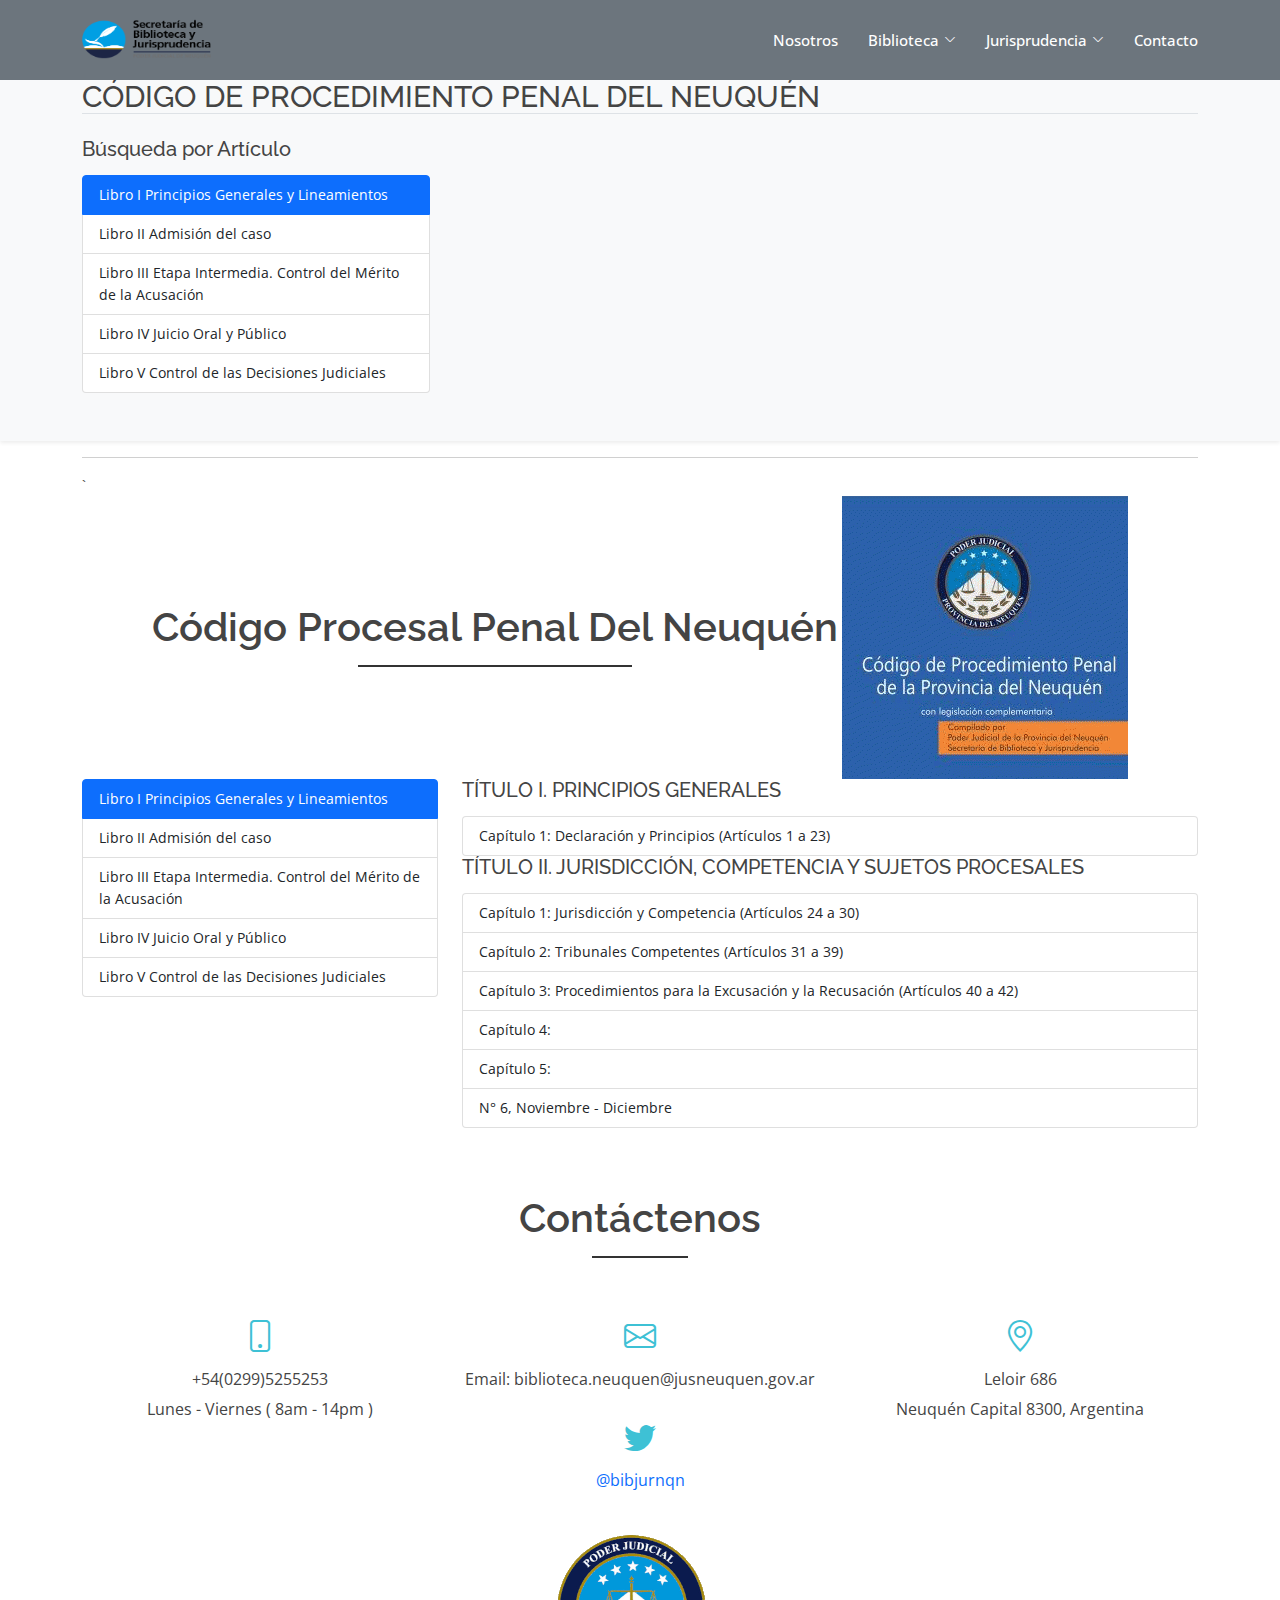
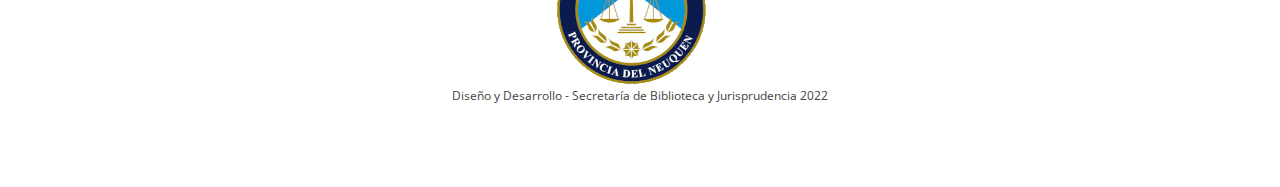
<file: cpp.html>
<!DOCTYPE html>
<html lang="en">

<head>
    <meta charset="utf-8">
    <meta content="width=device-width, initial-scale=1.0" name="viewport">
    <title>Secretaría de Biblioteca y Jurisprudencia</title>
    <meta content="" name="description">
    <meta content="" name="keywords">

    <!-- Favicons -->

    <link href="assets/img/favicon.png" rel="icon">
    <link href="assets/img/apple-touch-icon.png" rel="apple-touch-icon">
    <link
        href="https://fonts.googleapis.com/css?family=Open+Sans:300,400,400i,600,700|Raleway:300,400,400i,500,500i,700,800,900"
        rel="stylesheet">
    <link href="assets/vendor/animate.css/animate.min.css" rel="stylesheet">
    <link href="assets/vendor/bootstrap/css/bootstrap.min.css" rel="stylesheet">
    <link href="assets/vendor/bootstrap-icons/bootstrap-icons.css" rel="stylesheet">
    <link href="assets/vendor/boxicons/css/boxicons.min.css" rel="stylesheet">
    <link href="assets/vendor/glightbox/css/glightbox.min.css" rel="stylesheet">
    <link href="assets/vendor/swiper/swiper-bundle.min.css" rel="stylesheet">
    <link href="assets/css/style.css" rel="stylesheet">
    <style>
        .hovereffect {
            width: 100%;
            height: 100%;
            float: left;
            overflow: hidden;
            position: relative;
            text-align: center;
            cursor: default;
        }

        .hovereffect .overlay {
            width: 100%;
            height: 100%;
            position: absolute;
            overflow: hidden;
            top: 0;
            left: 0;
            -webkit-transition: all 0.4s ease-in-out;
            transition: all 0.4s ease-in-out;
        }

        .hovereffect:hover .overlay {
            background-color: rgba(170, 170, 170, 0.4);
        }

        .hovereffect h2,
        .hovereffect img {
            -webkit-transition: all 0.4s ease-in-out;
            transition: all 0.4s ease-in-out;
        }

        .hovereffect img {
            display: block;
            position: relative;
            -webkit-transform: scale(1.1);
            -ms-transform: scale(1.1);
            transform: scale(1.1);
        }

        .hovereffect:hover img {
            -webkit-transform: scale(1);
            -ms-transform: scale(1);
            transform: scale(1);
        }

        .hovereffect h2 {
            text-transform: uppercase;
            color: #fff;
            text-align: center;
            position: relative;
            font-size: 17px;
            padding: 10px;
            background: rgba(0, 0, 0, 0.6);
        }

        .hovereffect a.info {
            display: inline-block;
            text-decoration: none;
            padding: 7px 14px;
            text-transform: uppercase;
            color: #fff;
            border: 1px solid #fff;
            margin: 50px 0 0 0;
            background-color: transparent;
            opacity: 0;
            filter: alpha(opacity=0);
            -webkit-transform: scale(1.5);
            -ms-transform: scale(1.5);
            transform: scale(1.5);
            -webkit-transition: all 0.4s ease-in-out;
            transition: all 0.4s ease-in-out;
            font-weight: normal;
            height: 85%;
            width: 85%;
            position: absolute;
            top: -20%;
            left: 8%;
            padding: 70px;
        }

        .hovereffect:hover a.info {
            opacity: 1;
            filter: alpha(opacity=100);
            -webkit-transform: scale(1);
            -ms-transform: scale(1);
            transform: scale(1);
            background-color: rgba(0, 0, 0, 0.4);
        }
    </style>

    <!-- nuevo carrusel-->
    <style>
        .b-0 {
            bottom: 0;
        }

        .bg-shadow {
            background: rgba(76, 76, 76, 0);
            background: -webkit-gradient(left top, left bottom, color-stop(0%, rgba(179, 171, 171, 0)), color-stop(49%, rgba(48, 48, 48, 0.37)), color-stop(100%, rgba(19, 19, 19, 0.8)));
            background: linear-gradient(to bottom, rgba(179, 171, 171, 0) 0%, rgba(48, 48, 48, 0.71) 49%, rgba(19, 19, 19, 0.8) 100%);
            filter: progid:DXImageTransform.Microsoft.gradient(startColorstr='#4c4c4c', endColorstr='#131313', GradientType=0);
        }

        .top-indicator {
            right: 0;
            top: 1rem;
            bottom: inherit;
            left: inherit;
            margin-right: 1rem;
        }

        .overflow {
            position: relative;
            overflow: hidden;
        }

        .zoom img {
            transition: all 0.2s linear;
        }

        .zoom:hover img {
            -webkit-transform: scale(1.1);
            transform: scale(1.1);
        }
    </style>
</head>

<body>
    <header id="header" class="fixed-top d-flex align-items-center bg-secondary">
        <div class="container d-flex justify-content-between ">
            <div class="logo">
                <a href="index.html"><img src="assets/img/logo-biblioteca.png" width="129px" heigth="43px"
                        class="img-fluid"></a>
            </div>






            <!--<nav id="navbar" class="navbar background-color: #e3f2fd;">-->
            <nav id="navbar" class="navbar navbar-expand-md navbar-dark bg-secondary">
                <ul>
                    <li><a class="nav-link scrollto" href="#about">Nosotros</a></li>
                    <li class="dropdown"><a href="#">Biblioteca<i class="bi bi-chevron-down"></i></a>
                        <ul>
                            <li><a href="http://152.169.108.62/" target="_blank">Catálogo Bibliográfico</a></li>
                            <li><a href="assets/dc/cpp.html">Codigo Procesal Penal de Neuquén - Edición Propia</a></li>
                            <li><a href="https://informacionlegal.com.ar/maf/app/authentication/signon?sp=STJN-1"
                                    target="_blank">La Ley</a></li>
                            <li><a href="https://proview.thomsonreuters.com/library.html?sponsor=STJN-2"
                                    target="_blank">Proview</a></li>
                            <li><a class="nav-link scrollto" href="#tutoriales">Tutoriales|Reglamentos</a></li>
                            <li><a class="nav-link scrollto" href="#faq">Preguntas Frecuentes</a></li>
                        </ul>
                    </li>
                    <li class="dropdown"><a href="#">Jurisprudencia<i class="bi bi-chevron-down"></i></a>
                        <ul>
                            <li><a href="http://juriscivil.jusneuquen.gov.ar/" target="_blank">Fuero Civil y
                                    Comercial</a></li>
                            <li><a href="http://152.169.108.62:81" target="_blank">Penal</a></li>
                            <li><a class="nav-link scrollto" href="#bol">Boletines</a></li>
                        </ul>
                    </li>
                    <li><a class="nav-link scrollto" href="#contact">Contacto</a></li>
                </ul>
                <i class="bi bi-list mobile-nav-toggle"></i>
            </nav>
        </div>
    </header>





    <main id="main">










        <section class="bg-light pt-5 pb-5 shadow-sm">
            <div class="container">

           
                <div class="row">
                    <div class="col-md-12 col-sm-12 col-xs-12">
                        <div class="well-left">
                            <div class="single-well">
                                <a href="#">
                                    <div class="col-12">
                                        <hr>
                                        <h3 class="text-uppercase border-bottom mb-4">Código de Procedimiento Penal del Neuquén</h3>
                                   <h5>Búsqueda por Artículo</h5></div>
                                </a>
                            </div>
                        </div>
                    </div>
               

                <div class="row">
                    <div class="col-4">
                        <div class="list-group" id="list-tab" role="tablist">

                            <a class="list-group-item list-group-item-action active" id="titlibroi"
                                data-bs-toggle="list" href="#lstlibroi" role="tab" aria-controls="lstlibroi">Libro I
                                Principios Generales y Lineamientos</a>

                            <a class="list-group-item list-group-item-action" id="titlibroii" data-bs-toggle="list"
                                href="#lstlibroii" role="tab" aria-controls="lstlibroii">Libro II Admisión del caso</a>

                            <a class="list-group-item list-group-item-action" id="titlibroiii" data-bs-toggle="list"
                                href="#lstlibroiii" role="tab" aria-controls="lstlibroiii">Libro III Etapa Intermedia.
                                Control del Mérito de la Acusación</a>

                            <a class="list-group-item list-group-item-action" id="titlibroiv" data-bs-toggle="list"
                                href="#lstlibroiv" role="tab" aria-controls="lstlibroiv">Libro IV Juicio Oral y
                                Público</a>

                            <a class="list-group-item list-group-item-action" id="titlibrov" data-bs-toggle="list"
                                href="#lstlibrov" role="tab" aria-controls="lstlibrov">Libro V Control de las Decisiones
                                Judiciales</a>



                        </div>
                    </div>
                    </div>
                
            </div>
        </section>









        <!-- Boletines de Jurisprudencia Seccion -->

        <section id="bol" class="faq section-bg">
            <div class="container">
                <hr>`
                <div class="row">
                    <div class="col-lg-12 col-md-12 col-sm-12 col-xs-12">
                        <div class="section-headline text-center">
                            <h2>Código Procesal Penal del Neuquén</h2>
                            <img src="assets/img/cpp-libro.png">
                        </div>
                    </div>
                </div>
                <div class="row">
                    <div class="col-4">
                        <div class="list-group" id="list-tab" role="tablist">

                            <a class="list-group-item list-group-item-action active" id="titlibroi"
                                data-bs-toggle="list" href="#lstlibroi" role="tab" aria-controls="lstlibroi">Libro I
                                Principios Generales y Lineamientos</a>

                            <a class="list-group-item list-group-item-action" id="titlibroii" data-bs-toggle="list"
                                href="#lstlibroii" role="tab" aria-controls="lstlibroii">Libro II Admisión del caso</a>

                            <a class="list-group-item list-group-item-action" id="titlibroiii" data-bs-toggle="list"
                                href="#lstlibroiii" role="tab" aria-controls="lstlibroiii">Libro III Etapa Intermedia.
                                Control del Mérito de la Acusación</a>

                            <a class="list-group-item list-group-item-action" id="titlibroiv" data-bs-toggle="list"
                                href="#lstlibroiv" role="tab" aria-controls="lstlibroiv">Libro IV Juicio Oral y
                                Público</a>

                            <a class="list-group-item list-group-item-action" id="titlibrov" data-bs-toggle="list"
                                href="#lstlibrov" role="tab" aria-controls="lstlibrov">Libro V Control de las Decisiones
                                Judiciales</a>



                        </div>
                    </div>
                    
                    <div class="col-8">
                        <div class="tab-content" id="nav-tabContent">





                            <!-- 2022 -->

                            <div class="tab-pane fade show active" id="titlibroi" role="tabpanel"
                                aria-labelledby="lstlibroi">
                                <h5>TÍTULO I. PRINCIPIOS GENERALES</h5>
                                <div class="list-group">
                                    <a href="·"
                                        class="list-group-item list-group-item-action" target="_blank">Capítulo 1: Declaración y Principios (Artículos 1 a 23)</a>
                                   
                                </div>
                            </div>








                            <!-- 2021 -->

                            <div class="tab-pane fade show active" id="titlibroii" role="tabpanel"
                                aria-labelledby="lstlibroii">
                                <h5>TÍTULO II. JURISDICCIÓN, COMPETENCIA Y SUJETOS PROCESALES                                </h5>
                                <div class="list-group">
                                    <a href="http://200.70.33.130/images2/Biblioteca/BoletinSByJ_N1_2021.pdf"
                                        class="list-group-item list-group-item-action" target="_blank">Capítulo 1: Jurisdicción y Competencia (Artículos 24 a 30)</a>
                                    <a href="http://200.70.33.130/images2/Biblioteca/BoletinSByJ_N2_2021.pdf"
                                        class="list-group-item list-group-item-action" target="_blank">Capítulo 2: Tribunales Competentes (Artículos 31 a 39)</a>
                                    <a href="http://200.70.33.130/images2/Biblioteca/BoletinSByJ_N3_2021.pdf"
                                        class="list-group-item list-group-item-action" target="_blank">Capítulo 3: Procedimientos para la Excusación y la Recusación (Artículos 40 a 42)</a>
                                    <a href="http://200.70.33.130/images2/Biblioteca/BoletinSByJ_N4_2021.pdf"
                                        class="list-group-item list-group-item-action" target="_blank">Capítulo 4:</a>
                                    <a href="http://200.70.33.130/images2/Biblioteca/BoletinSByJ_N5_2021.pdf"
                                        class="list-group-item list-group-item-action" target="_blank">Capítulo 5:</a>
                                    <a href="http://200.70.33.130/images2/Biblioteca/BoletinSByJ_N6_2021.pdf"
                                        class="list-group-item list-group-item-action" target="_blank">N° 6, Noviembre -
                                        Diciembre</a>
                                </div>
                            </div>






                            <!-- 2020 -->


                            <div class="tab-pane fade show " id="list-2020" role="tabpanel"
                                aria-labelledby="list-2020-list">
                                <h5>Boletines</h5>
                                <div class="list-group">
                                    <a href="http://200.70.33.130/images2/Biblioteca/BoletinSByJ_N1_2020.pdf"
                                        class="list-group-item list-group-item-action" target="_blank">N° 1, Enero -
                                        Febrero</a>
                                    <a href="http://200.70.33.130/images2/Biblioteca/BoletinSByJ_N2_2020.pdf"
                                        class="list-group-item list-group-item-action" target="_blank">N° 2, Marzo -
                                        Abril</a>
                                    <a href="http://200.70.33.130/images2/Biblioteca/BoletinSByJ_N3_2020.pdf"
                                        class="list-group-item list-group-item-action" target="_blank">N° 3, Mayo -
                                        Junio</a>
                                    <a href="http://200.70.33.130/images2/Biblioteca/BoletinSByJ_N4_2020.pdf"
                                        class="list-group-item list-group-item-action" target="_blank">N° 4, Julio -
                                        Agosto</a>
                                    <a href="http://200.70.33.130/images2/Biblioteca/BoletinSByJ_N5_2020.pdf"
                                        class="list-group-item list-group-item-action " target="_blank">N° 5, Septiembre
                                        - Octubre</a>
                                    <a href="http://200.70.33.130/images2/Biblioteca/BoletinSByJ_N6_2020.pdf"
                                        class="list-group-item list-group-item-action " target="_blank">N° 6, Noviembre
                                        - Diciembre</a>
                                </div>
                            </div>


                            <!-- 2019 -->


                            <div class="tab-pane fade show " id="list-2019" role="tabpanel"
                                aria-labelledby="list-2019-list">
                                <h5>Boletines</h5>
                                <div class="list-group">
                                    <a href="http://200.70.33.130/images2/Biblioteca/BoletinSByJ_N1_2019.pdf"
                                        class="list-group-item list-group-item-action" target="_blank">N° 1, Enero -
                                        Febrero</a>
                                    <a href="http://200.70.33.130/images2/Biblioteca/BoletinSByJ_N2_2019.pdf"
                                        class="list-group-item list-group-item-action" target="_blank">N° 2, Marzo -
                                        Abril</a>
                                    <a href="http://200.70.33.130/images2/Biblioteca/BoletinSByJ_N3_2019.pdf"
                                        class="list-group-item list-group-item-action" target="_blank">N° 3, Mayo -
                                        Junio</a>
                                    <a href="http://200.70.33.130/images2/Biblioteca/BoletinSByJ_N4_2019.pdf"
                                        class="list-group-item list-group-item-action" target="_blank">N° 4, Julio -
                                        Agosto</a>
                                    <a href="http://200.70.33.130/images2/Biblioteca/BoletinSByJ_N5_2019.pdf"
                                        class="list-group-item list-group-item-action " target="_blank">N° 5, Septiembre
                                        - Octubre</a>
                                    <a href="http://200.70.33.130/images2/Biblioteca/BoletinSByJ_N6_2019.pdf"
                                        class="list-group-item list-group-item-action " target="_blank">N° 6, Noviembre
                                        - Diciembre</a>
                                </div>
                            </div>




                            <!-- 2018 -->


                            <div class="tab-pane fade show " id="list-2018" role="tabpanel"
                                aria-labelledby="list-2018-list">
                                <h5>Boletines</h5>
                                <div class="list-group">
                                    <a href="http://200.70.33.130/images2/Biblioteca/BoletinSByJ_N1_2018.pdf"
                                        class="list-group-item list-group-item-action" target="_blank">N° 1, Enero -
                                        Febrero</a>
                                    <a href="http://200.70.33.130/images2/Biblioteca/BoletinSByJ_N2_2018.pdf"
                                        class="list-group-item list-group-item-action" target="_blank">N° 2, Marzo -
                                        Abril</a>
                                    <a href="http://200.70.33.130/images2/Biblioteca/BoletinSByJ_N3_2018.pdf"
                                        class="list-group-item list-group-item-action" target="_blank">N° 3, Mayo -
                                        Junio</a>
                                    <a href="http://200.70.33.130/images2/Biblioteca/BoletinSByJ_N4_2018.pdf"
                                        class="list-group-item list-group-item-action" target="_blank">N° 4, Julio -
                                        Agosto</a>
                                    <a href="http://200.70.33.130/images2/Biblioteca/BoletinSByJ_N5_2018.pdf"
                                        class="list-group-item list-group-item-action " target="_blank">N° 5, Septiembre
                                        - Octubre</a>
                                    <a href="http://200.70.33.130/images2/Biblioteca/BoletinSByJ_N6_2018.pdf"
                                        class="list-group-item list-group-item-action " target="_blank">N° 6, Noviembre
                                        - Diciembre</a>
                                </div>
                            </div>





                            <!-- 2017 -->


                            <div class="tab-pane fade show " id="list-2017" role="tabpanel"
                                aria-labelledby="list-2017-list">
                                <h5>Boletines</h5>
                                <div class="list-group">
                                    <a href="http://200.70.33.130/images2/Biblioteca/BoletinSByJ_N1-2017.pdf"
                                        class="list-group-item list-group-item-action" target="_blank">N° 1, Enero -
                                        Febrero</a>
                                    <a href="http://200.70.33.130/images2/Biblioteca/BoletinSByJ_N2-2017.pdf"
                                        class="list-group-item list-group-item-action" target="_blank">N° 2, Marzo -
                                        Abril</a>
                                    <a href="http://200.70.33.130/imag:wes2/Biblioteca/BoletinSByJ_N3-2017.pdf"
                                        class="list-group-item list-group-item-action" target="_blank">N° 3, Mayo -
                                        Junio</a>
                                    <a href="http://200.70.33.130/images2/Biblioteca/BoletinSByJ_N4-2017.pdf"
                                        class="list-group-item list-group-item-action" target="_blank">N° 4, Julio -
                                        Agosto</a>
                                    <a href="http://200.70.33.130/images2/Biblioteca/BoletinSByJ_N5-2017.pdf"
                                        class="list-group-item list-group-item-action " target="_blank">N° 5, Septiembre
                                        - Octubre</a>
                                    <a href="http://200.70.33.130/images2/Biblioteca/BoletinSByJ_N6-2017.pdf"
                                        class="list-group-item list-group-item-action " target="_blank">N° 6, Noviembre
                                        - Diciembre</a>
                                </div>
                            </div>





                            <!-- 2016 -->


                            <div class="tab-pane fade show " id="list-2016" role="tabpanel"
                                aria-labelledby="list-2016-list">
                                <h5>Boletines</h5>
                                <div class="list-group">
                                    <a href="http://200.70.33.130/images2/Biblioteca/BoletinSByJ_N1-2016.pdf"
                                        class="list-group-item list-group-item-action" target="_blank">N° 1, Enero -
                                        Febrero</a>
                                    <a href="http://200.70.33.130/images2/Biblioteca/BoletinSByJ_N2-2016.pdf"
                                        class="list-group-item list-group-item-action" target="_blank">N° 2, Marzo -
                                        Abril</a>
                                    <a href="http://200.70.33.130/images2/Biblioteca/BoletinSByJ_N3-2016.pdf"
                                        class="list-group-item list-group-item-action" target="_blank">N° 3, Mayo -
                                        Junio</a>
                                    <a href="http://200.70.33.130/images2/Biblioteca/BoletinSByJ_N4-2016.pdf"
                                        class="list-group-item list-group-item-action" target="_blank">N° 4, Julio -
                                        Agosto</a>
                                    <a href="http://200.70.33.130/images2/Biblioteca/BoletinSByJ_N5-2016.pdf"
                                        class="list-group-item list-group-item-action " target="_blank">N° 5, Septiembre
                                        - Octubre</a>
                                    <a href="http://200.70.33.130/images2/Biblioteca/BoletinSByJ_N6-2016.pdf"
                                        class="list-group-item list-group-item-action " target="_blank">N° 6, Noviembre
                                        - Diciembre</a>
                                </div>
                                <h5>Digestos de Jurisprudencia</h5>
                                <div class="list-group">
                                    <a href="http://200.70.33.130/images2/Biblioteca/DigestoJurisprudenciaSalaCivilTSJ-2016.pdf"
                                        class="list-group-item list-group-item-action" target="_blank">TSJ - Sala
                                        Civil</a>
                                    <a href="http://200.70.33.130/images2/Biblioteca/DigestoJurisprudenciaSalaPenalTSJ-2016.pdf"
                                        class="list-group-item list-group-item-action" target="_blank">TSJ - Sala
                                        Penal</a>
                                    <a href="http://200.70.33.130/images2/Biblioteca/DigestoJurisprudenciaSalaProcAdmTSJ-2016.pdf"
                                        class="list-group-item list-group-item-action" target="_blank">TSJ - Sala
                                        Procesal
                                        Administrativa</a>
                                    <a href="http://200.70.33.130/images2/Biblioteca/DigestoJurisprudenciaCCSalaI-2016.pdf"
                                        class="list-group-item list-group-item-action" target="_blank">Camara Civil Sala
                                        I Neuquen</a>
                                    <a href="http://200.70.33.130/images2/Biblioteca/DigestoJurisprudenciaCCSalaII-2016.pdf"
                                        class="list-group-item list-group-item-action" target="_blank">Camara Civil Sala
                                        II Neuquen</a>
                                    <a href="http://200.70.33.130/images2/Biblioteca/DigestoJurisprudenciaCCSalaIII-2016.pdf"
                                        class="list-group-item list-group-item-action" target="_blank">Camara Civil Sala
                                        III Neuquen</a>
                                    <a href="http://200.70.33.130/images2/Biblioteca/DigestoJurisprudenciaCamaraPcialCCLMyF-salasIyII-2016.pdf"
                                        class="list-group-item list-group-item-action" target="_blank">Camara Unica
                                        Provincial en lo CCLMyF
                                        - Salas I y
                                        II</a>
                                </div>
                            </div>





                            <!-- 2015 -->


                            <div class="tab-pane fade show " id="list-2015" role="tabpanel"
                                aria-labelledby="list-2015-list">
                                <h5>Boletines</h5>
                                <div class="list-group">
                                    <a href="http://200.70.33.130/images2/Biblioteca/BoletinSByJ_N1-2015.pdf"
                                        class="list-group-item list-group-item-action" target="_blank">N° 1, Enero -
                                        Febrero</a>
                                    <a href="http://200.70.33.130/images2/Biblioteca/BoletinSByJ_N2-2015.pdf"
                                        class="list-group-item list-group-item-action" target="_blank">N° 2, Marzo -
                                        Abril</a>
                                    <a href="http://200.70.33.130/images2/Biblioteca/BoletinSByJ_N3-2015.pdf"
                                        class="list-group-item list-group-item-action" target="_blank">N° 3, Mayo -
                                        Junio</a>
                                    <a href="http://200.70.33.130/images2/Biblioteca/BoletinSByJ_N4-2015.pdf"
                                        class="list-group-item list-group-item-action" target="_blank">N° 4, Julio -
                                        Agosto</a>
                                    <a href="http://200.70.33.130/images2/Biblioteca/BoletinSByJ_N5-2015.pdf"
                                        class="list-group-item list-group-item-action " target="_blank">N° 5, Septiembre
                                        - Octubre</a>
                                    <a href="http://200.70.33.130/images2/Biblioteca/BoletinSByJ_N6-2015.pdf"
                                        class="list-group-item list-group-item-action " target="_blank">N° 6, Noviembre
                                        - Diciembre</a>
                                </div>
                                <h5>Digestos de Jurisprudencia</h5>
                                <div class="list-group">
                                    <a href="http://200.70.33.130/images2/Biblioteca/DigestoJurisprudenciaSalaCivilTSJ-2015.pdf"
                                        class="list-group-item list-group-item-action" target="_blank">TSJ - Sala
                                        Civil</a>
                                    <a href="http://200.70.33.130/images2/Biblioteca/DigestoJurisprudenciaSalaPenalTSJ-2015.pdf"
                                        class="list-group-item list-group-item-action" target="_blank">TSJ - Sala
                                        Penal</a>
                                    <a href="http://200.70.33.130/images2/Biblioteca/DigestoJurisprudenciaSalaProcAdmTSJ-2015.pdf"
                                        class="list-group-item list-group-item-action" target="_blank">TSJ - Sala
                                        Procesal
                                        Administrativa</a>
                                    <a href="http://200.70.33.130/images2/Biblioteca/DigestoJurisprudenciaCCSalaI-2015.pdf"
                                        class="list-group-item list-group-item-action" target="_blank">Camara Civil Sala
                                        I Neuquen</a>
                                    <a href="http://200.70.33.130/images2/Biblioteca/DigestoJurisprudenciaCCSalaII-2015.pdf"
                                        class="list-group-item list-group-item-action" target="_blank">Camara Civil Sala
                                        II Neuquen</a>
                                    <a href="http://200.70.33.130/images2/Biblioteca/DigestoJurisprudenciaCCSalaIII-2015.pdf"
                                        class="list-group-item list-group-item-action" target="_blank">Camara Civil Sala
                                        III Neuquen</a>
                                    <a href="http://200.70.33.130/images2/Biblioteca/DigestoJurisprudenciaCamaraPcialCCLMyF-salasIyII-2015.pdf"
                                        class="list-group-item list-group-item-action" target="_blank">Camara Unica
                                        Provincial en lo CCLMyF
                                        - Salas I y
                                        II</a>
                                    <a href="http://200.70.33.130/images2/Biblioteca/DigestoJurisprudenciaTI-2015.pdf"
                                        class="list-group-item list-group-item-action" target="_blank">Tribunal de
                                        Impugnacion</a>
                                </div>
                            </div>


                            <!-- 2014 -->

                            <div class="tab-pane fade show " id="list-2014" role="tabpanel"
                                aria-labelledby="list-2014-list">
                                <h5>Boletines</h5>
                                <div class="list-group">
                                    <a href="http://200.70.33.130/images2/Biblioteca/BoletinN1_2014.pdf"
                                        class="list-group-item list-group-item-action" target="_blank">N° 1, Enero -
                                        Febrero</a>
                                    <a href="http://200.70.33.130/images2/Biblioteca/BoletinN2_2014.pdf"
                                        class="list-group-item list-group-item-action" target="_blank">N° 2, Marzo -
                                        Abril</a>
                                    <a href="http://200.70.33.130/images2/Biblioteca/BoletinN3_2014.pdf"
                                        class="list-group-item list-group-item-action" target="_blank">N° 3, Mayo -
                                        Junio</a>
                                    <a href="http://200.70.33.130/images2/Biblioteca/BoletinN4_2014.pdf"
                                        class="list-group-item list-group-item-action" target="_blank">N° 4, Julio -
                                        Agosto</a>
                                    <a href="http://200.70.33.130/images2/Biblioteca/BoletinN4-Anexo_2014.pdf"
                                        class="list-group-item list-group-item-action " target="_blank">N° 4, Julio -
                                        Agosto - ANEXO</a>
                                    <a href="http://200.70.33.130/images2/Biblioteca/BoletinN5_2014.pdf"
                                        class="list-group-item list-group-item-action " target="_blank">N° 5, Septiembre
                                        - Octubre</a>
                                    <a href="http://200.70.33.130/images2/Biblioteca/BoletinN6_2014.pdf"
                                        class="list-group-item list-group-item-action " target="_blank">N° 6, Noviembre
                                        - Diciembre</a>
                                </div>
                                <h5>Digestos de Jurisprudencia</h5>
                                <div class="list-group">
                                    <a href="http://200.70.33.130/images2/Biblioteca/DigestoJurisprudenciaNovedosa-2014.pdf"
                                        class="list-group-item list-group-item-action" target="_blank">Jurisprudencia
                                        Novedosa</a>
                                    <a href="http://200.70.33.130/images2/Biblioteca/DigestoJurisprudenciaSalaCivilTSJ-2014.pdf"
                                        class="list-group-item list-group-item-action" target="_blank">TSJ - Sala
                                        Civil</a>
                                    <a href="http://200.70.33.130/images2/Biblioteca/DigestoJurisprudenciaSalaPenalTSJ-2014.pdf"
                                        class="list-group-item list-group-item-action" target="_blank">TSJ - Sala
                                        Penal</a>
                                    <a href="http://200.70.33.130/images2/Biblioteca/DigestoJurisprudenciaSalaProcAdmTSJ-2014.pdf"
                                        class="list-group-item list-group-item-action" target="_blank">TSJ - Sala
                                        Procesal
                                        Administrativa</a>
                                    <a href="http://200.70.33.130/images2/Biblioteca/DigestoJurisprudenciaCCSalaI-2014.pdf"
                                        class="list-group-item list-group-item-action" target="_blank">Camara Civil Sala
                                        I Neuquen</a>
                                    <a href="http://200.70.33.130/images2/Biblioteca/DigestoJurisprudenciaCCSalaII-2014.pdf"
                                        class="list-group-item list-group-item-action" target="_blank">Camara Civil Sala
                                        II Neuquen</a>
                                    <a href="http://200.70.33.130/images2/Biblioteca/DigestoJurisprudenciaCCSalaIII-2014.pdf"
                                        class="list-group-item list-group-item-action" target="_blank">Camara Civil Sala
                                        III Neuquen</a>
                                    <a href="http://200.70.33.130/images2/Biblioteca/DigestoJurisprudenciaCamaraPcialCCLMyF-salasIyII-2014.pdf"
                                        class="list-group-item list-group-item-action" target="_blank">Camara Unica
                                        Provincial en lo CCLMyF
                                        - Salas I y
                                        II</a>
                                    <a href="http://200.70.33.130/images2/Biblioteca/DigestoJurisprudenciaTribunalImpugnacion.pdf"
                                        class="list-group-item list-group-item-action" target="_blank">Tribunal de
                                        Impugnacion</a>
                                </div>
                            </div>




                            <!-- 2013 -->

                            <div class="tab-pane fade show " id="list-2013" role="tabpanel"
                                aria-labelledby="list-2013-list">
                                <h5>Digestos de Jurisprudencia</h5>
                                <div class="list-group">
                                    <a href="http://200.70.33.130/images2/Biblioteca/JurispNovedosa2013.pdf"
                                        class="list-group-item list-group-item-action" target="_blank">Jurisprudencia
                                        Novedosa</a>
                                    <a href="http://200.70.33.130/images2/Biblioteca/TSJSalaCivil-2013.pdf"
                                        class="list-group-item list-group-item-action" target="_blank">TSJ - Sala
                                        Civil</a>
                                    <a href="http://200.70.33.130/images2/Biblioteca/TSJSalaPenal-2013.pdf"
                                        class="list-group-item list-group-item-action" target="_blank">TSJ - Sala
                                        Penal</a>
                                    <a href="http://200.70.33.130/images2/Biblioteca/TSJSalaProcAdm-2013.pdf"
                                        class="list-group-item list-group-item-action" target="_blank">TSJ - Sala
                                        Procesal
                                        Administrativa</a>
                                    <a href="http://200.70.33.130/images2/Biblioteca/CCivNqNSalaI.pdf"
                                        class="list-group-item list-group-item-action" target="_blank">Camara Civil Sala
                                        I Neuquen</a>
                                    <a href="http://200.70.33.130/images2/Biblioteca/CCivNqNSalaII.pdf"
                                        class="list-group-item list-group-item-action" target="_blank">Camara Civil Sala
                                        II Neuquen</a>
                                    <a href="http://200.70.33.130/images2/Biblioteca/CCivNqNSalaIII.pdf"
                                        class="list-group-item list-group-item-action" target="_blank">Camara Civil Sala
                                        III Neuquen</a>
                                    <a href="http://200.70.33.130/images2/Biblioteca/OrganismosVarios2013.pdf"
                                        class="list-group-item list-group-item-action" target="_blank">Organismos
                                        Varios</a>
                                </div>
                            </div>
                        </div>
                    </div>
                </div>
            </div>
        </section>


        <!-- End Boletines de Jurisprudencia -->

    


        <!-- ======= Contacto Section ======= -->

        <div id="contact" class="contact-area">
            <div class="contact-inner area-padding">
                <div class="contact-overly"></div>
                <div class="container ">
                    <div class="row">
                        <div class="col-md-12 col-sm-12 col-xs-12">
                            <div class="section-headline text-center">
                                <h2>Contáctenos</h2>



                                <!-- Histats.com  (div with counter) -->
                                <div id="histats_counter"></div>
                                <!-- Histats.com  START  (aync)-->
                                <script type="text/javascript">var _Hasync = _Hasync || [];
                                    _Hasync.push(['Histats.start', '1,4689352,4,1031,150,25,00001000']);
                                    _Hasync.push(['Histats.fasi', '1']);
                                    _Hasync.push(['Histats.track_hits', '']);
                                    (function () {
                                        var hs = document.createElement('script'); hs.type = 'text/javascript'; hs.async = true;
                                        hs.src = ('//s10.histats.com/js15_as.js');
                                        (document.getElementsByTagName('head')[0] || document.getElementsByTagName('body')[0]).appendChild(hs);
                                    })();</script>
                                <noscript><a href="/" target="_blank"><img
                                            src="//sstatic1.histats.com/0.gif?4689352&101" alt="visitas"
                                            border="0"></a></noscript>
                                <!-- Histats.com  END  -->


                            </div>
                        </div>
                    </div>
                    <div class="row">

                        <!-- Start contact icon column -->

                        <div class="col-md-4">
                            <div class="contact-icon text-center">
                                <div class="single-icon">
                                    <i class="bi bi-phone"></i>
                                    <p>
                                        +54(0299)5255253<br>
                                        <span>Lunes - Viernes ( 8am - 14pm ) </span>
                                    </p>
                                </div>
                            </div>
                        </div>
                        <div class="col-md-4">
                            <div class="contact-icon text-center">
                                <div class="single-icon">
                                    <i class="bi bi-envelope"></i>
                                    <p>
                                        Email: biblioteca.neuquen@jusneuquen.gov.ar<br>
                                    </p>
                                    <i class="bi bi-twitter"></i>
                                    <p>
                                        <a href="https://twitter.com/bibjurnqn">@bibjurnqn</a><br>
                                    </p>
                                </div>
                            </div>
                        </div>
                        <div class="col-md-4">
                            <div class="contact-icon text-center">
                                <div class="single-icon">
                                    <i class="bi bi-geo-alt"></i>
                                    <p> Leloir 686<br>
                                        <span>Neuquén Capital 8300, Argentina</span>
                                    </p>
                                </div>
                            </div>
                        </div>
                    </div>
                    <div class="row justify-content-md-center">
                        <div class="col-sm-6 col-md-2">
                            <img src="assets/img/LogoPJ2.gif" class="img-fluid">
                        </div>
                    </div>
                    <div class="col-md-12 col-sm-12 col-xs-12">
                        <div class="section-headline text-center">
                            <small text-center>Diseño y Desarrollo - Secretaría de Biblioteca y Jurisprudencia
                                2022</small>
                        </div>
                    </div>

                </div>
            </div>
        </div>

        <!-- End Contacto Section -->


    </main>

    <!-- End #main -->

    <div id="preloader"></div>
    <a href="#" class="back-to-top d-flex align-items-center justify-content-center"><i
            class="bi bi-arrow-up-short"></i></a>
    <script src="assets/vendor/bootstrap/js/bootstrap.bundle.min.js"></script>
    <script src="assets/vendor/glightbox/js/glightbox.min.js"></script>
    <script src="assets/vendor/isotope-layout/isotope.pkgd.min.js"></script>
    <script src="assets/vendor/php-email-form/validate.js"></script>
    <script src="assets/vendor/swiper/swiper-bundle.min.js"></script>
    <script src="assets/js/main.js"></script>

</body>

</html>
</file>
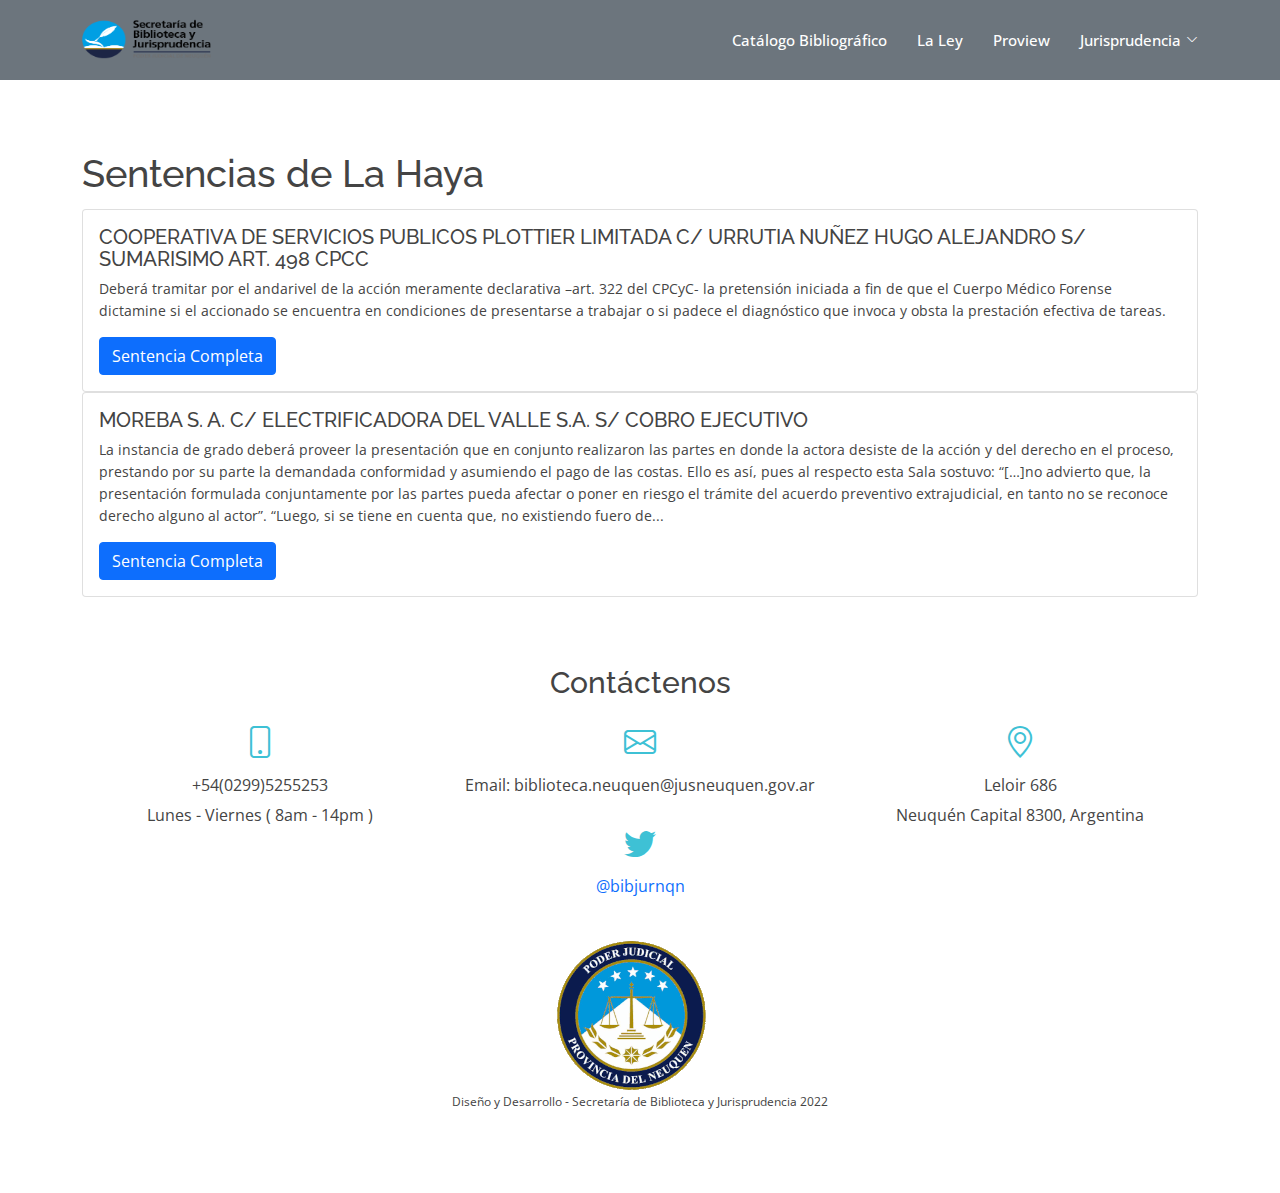
<file: haya.html>
<!DOCTYPE html>
Content-Length: 50519
<html lang="en">

<head>
  <meta charset="utf-8">
  <meta content="width=device-width, initial-scale=1.0" name="viewport">
  <title>Secretaría de Biblioteca y Jurisprudencia</title>
  <meta content="" name="description">
  <meta content="" name="keywords">

  <!-- Favicons -->

  <link href="assets/img/favicon.png" rel="icon">
  <link href="assets/img/apple-touch-icon.png" rel="apple-touch-icon">
  <link
    href="https://fonts.googleapis.com/css?family=Open+Sans:300,400,400i,600,700|Raleway:300,400,400i,500,500i,700,800,900"
    rel="stylesheet">
  <link href="assets/vendor/animate.css/animate.min.css" rel="stylesheet">
  <link href="assets/vendor/bootstrap/css/bootstrap.min.css" rel="stylesheet">
  <link href="assets/vendor/bootstrap-icons/bootstrap-icons.css" rel="stylesheet">
  <link href="assets/vendor/boxicons/css/boxicons.min.css" rel="stylesheet">
  <link href="assets/vendor/glightbox/css/glightbox.min.css" rel="stylesheet">
  <link href="assets/vendor/swiper/swiper-bundle.min.css" rel="stylesheet">
  <link href="assets/css/style.css" rel="stylesheet">
  <style>
    .hovereffect {
      width: 100%;
      height: 100%;
      float: left;
      overflow: hidden;
      position: relative;
      text-align: center;
      cursor: default;
    }

    .hovereffect .overlay {
      width: 100%;
      height: 100%;
      position: absolute;
      overflow: hidden;
      top: 0;
      left: 0;
      -webkit-transition: all 0.4s ease-in-out;
      transition: all 0.4s ease-in-out;
    }

    .hovereffect:hover .overlay {
      background-color: rgba(170, 170, 170, 0.4);
    }

    .hovereffect h2,
    .hovereffect img {
      -webkit-transition: all 0.4s ease-in-out;
      transition: all 0.4s ease-in-out;
    }

    .hovereffect img {
      display: block;
      position: relative;
      -webkit-transform: scale(1.1);
      -ms-transform: scale(1.1);
      transform: scale(1.1);
    }

    .hovereffect:hover img {
      -webkit-transform: scale(1);
      -ms-transform: scale(1);
      transform: scale(1);
    }

    .hovereffect h2 {
      text-transform: uppercase;
      color: #fff;
      text-align: center;
      position: relative;
      font-size: 17px;
      padding: 10px;
      background: rgba(0, 0, 0, 0.6);
    }

    .hovereffect a.info {
      display: inline-block;
      text-decoration: none;
      padding: 7px 14px;
      text-transform: uppercase;
      color: #fff;
      border: 1px solid #fff;
      margin: 50px 0 0 0;
      background-color: transparent;
      opacity: 0;
      filter: alpha(opacity=0);
      -webkit-transform: scale(1.5);
      -ms-transform: scale(1.5);
      transform: scale(1.5);
      -webkit-transition: all 0.4s ease-in-out;
      transition: all 0.4s ease-in-out;
      font-weight: normal;
      height: 85%;
      width: 85%;
      position: absolute;
      top: -20%;
      left: 8%;
      padding: 70px;
    }

    .hovereffect:hover a.info {
      opacity: 1;
      filter: alpha(opacity=100);
      -webkit-transform: scale(1);
      -ms-transform: scale(1);
      transform: scale(1);
      background-color: rgba(0, 0, 0, 0.4);
    }
  </style>

  <!-- nuevo carrusel-->
  <style>
    .b-0 {
      bottom: 0;
    }

    .bg-shadow {
      background: rgba(76, 76, 76, 0);
      background: -webkit-gradient(left top, left bottom, color-stop(0%, rgba(179, 171, 171, 0)), color-stop(49%, rgba(48, 48, 48, 0.37)), color-stop(100%, rgba(19, 19, 19, 0.8)));
      background: linear-gradient(to bottom, rgba(179, 171, 171, 0) 0%, rgba(48, 48, 48, 0.71) 49%, rgba(19, 19, 19, 0.8) 100%);
      filter: progid:DXImageTransform.Microsoft.gradient(startColorstr='#4c4c4c', endColorstr='#131313', GradientType=0);
    }

    .top-indicator {
      right: 0;
      top: 1rem;
      bottom: inherit;
      left: inherit;
      margin-right: 1rem;
    }

    .overflow {
      position: relative;
      overflow: hidden;
    }

    .zoom img {
      transition: all 0.2s linear;
    }

    .zoom:hover img {
      -webkit-transform: scale(1.1);
      transform: scale(1.1);
    }
  </style>
</head>

<body>
  <header id="header" class="fixed-top d-flex align-items-center bg-secondary">
    <div class="container d-flex justify-content-between ">
      <div class="logo">
        <a href="index.html"><img src="assets/img/logo-biblioteca.png" width="129px" heigth="43px"
            class="img-fluid"></a>
      </div>






      <!--<nav id="navbar" class="navbar background-color: #e3f2fd;">-->
      <nav id="navbar" class="navbar navbar-expand-md navbar-dark bg-secondary">
        <ul>
          <ul>
            <li><a href="http://catalogo.jusneuquen.gov.ar/">Catálogo Bibliográfico</a></li>
            <li><a href="https://informacionlegal.com.ar/maf/app/authentication/signon?sp=STJN-1" target="_blank">La
                Ley</a></li>
            <li><a href="https://proview.thomsonreuters.com/library.html?sponsor=STJN-2" target="_blank">Proview</a>
            </li>
          </ul>
          </li>
          <li class="dropdown"><a href="#">Jurisprudencia<i class="bi bi-chevron-down"></i></a>
            <ul>
              <li><a href="biblioteca.jusneuquen.gov.ar/haya.html" target="_blank">Sentencias de la Haya</a></li>
              <li><a href="http://juriscivil.jusneuquen.gov.ar/" target="_blank">Fuero Civil y
                  Comercial</a></li>
              <li><a href="http://juriscivil.jusneuquen.gov.ar:8000" target="_blank">Penal</a></li>
            </ul>
          </li>
        </ul>
        <i class="bi bi-list mobile-nav-toggle"></i>
      </nav>
    </div>
  </header>











  </br>
  </br>
  </br>
  </br>
  </br>
  </br>
  </br>




  <!-- Boletines de Jurisprudencia Seccion -->
  <section>
    <div class="container">
      <div class="row">
        <h2>Sentencias de La Haya</h2>
        <div class="col-md-12 col-sm-12 col-xs-12">


          <div class="card">
            <div class="card-body">
              <h5 class="card-title">
                COOPERATIVA DE SERVICIOS PUBLICOS PLOTTIER LIMITADA C/ URRUTIA NUÑEZ HUGO ALEJANDRO S/ SUMARISIMO ART.
                498 CPCC
              </h5>
              <p class="card-text">
                Deberá tramitar por el andarivel de la acción meramente declarativa –art. 322 del CPCyC- la
                pretensión iniciada a fin de que el Cuerpo Médico Forense dictamine si el accionado se encuentra en
                condiciones de presentarse a trabajar o si padece el diagnóstico que invoca y obsta la prestación
                efectiva de tareas.
              </p>
              <a href="#" class="btn btn-primary">
                Sentencia Completa

              </a>
            </div>
          </div>


          <div class="card">
            <div class="card-body">
              <h5 class="card-title">
                MOREBA S. A. C/ ELECTRIFICADORA DEL VALLE S.A. S/ COBRO EJECUTIVO
              </h5>
              <p class="card-text">
                La instancia de grado deberá proveer la presentación que en conjunto realizaron las partes en donde la
                actora desiste de la acción y del derecho en el proceso, prestando por su parte la demandada conformidad
                y asumiendo el pago de las costas. Ello es así, pues al respecto esta Sala sostuvo: “[…]no advierto que,
                la presentación formulada conjuntamente por las partes pueda afectar o poner en riesgo el trámite del
                acuerdo preventivo extrajudicial, en tanto no se reconoce derecho alguno al actor”. “Luego, si se tiene
                en cuenta que, no existiendo fuero de...

              </p>
              <a href="#" class="btn btn-primary">
                Sentencia Completa

              </a>
            </div>
          </div>


        </div>
      </div>
    </div>
  </section>

  <!-- End Boletines de Jurisprudencia -->

  <main id="main">

    <!-- ======= Contacto Section ======= -->

    <div id="contact" class="contact-area">
      <div class="contact-inner area-padding">
        <div class="contact-overly"></div>
        <div class="container ">
          <div class="row">
            <div class="col-md-12 col-sm-12 col-xs-12">
              <div class="section-headline text-center">
                <h3>Contáctenos</h3>



                <!-- Histats.com  (div with counter) -->
                <div id="histats_counter"></div>
                <!-- Histats.com  START  (aync)-->
                <script type="text/javascript">var _Hasync = _Hasync || [];
                  _Hasync.push(['Histats.start', '1,4689352,4,1031,150,25,00001000']);
                  _Hasync.push(['Histats.fasi', '1']);
                  _Hasync.push(['Histats.track_hits', '']);
                  (function () {
                    var hs = document.createElement('script'); hs.type = 'text/javascript'; hs.async = true;
                    hs.src = ('//s10.histats.com/js15_as.js');
                    (document.getElementsByTagName('head')[0] || document.getElementsByTagName('body')[0]).appendChild(hs);
                  })();</script>
                <noscript><a href="/" target="_blank"><img src="//sstatic1.histats.com/0.gif?4689352&101" alt="visitas"
                      border="0"></a></noscript>
                <!-- Histats.com  END  -->


              </div>
            </div>
          </div>
          <div class="row">

            <!-- Start contact icon column -->

            <div class="col-md-4">
              <div class="contact-icon text-center">
                <div class="single-icon">
                  <i class="bi bi-phone"></i>
                  <p>
                    +54(0299)5255253<br>
                    <span>Lunes - Viernes ( 8am - 14pm ) </span>
                  </p>
                </div>
              </div>
            </div>
            <div class="col-md-4">
              <div class="contact-icon text-center">
                <div class="single-icon">
                  <i class="bi bi-envelope"></i>
                  <p>
                    Email: biblioteca.neuquen@jusneuquen.gov.ar<br>
                  </p>
                  <i class="bi bi-twitter"></i>
                  <p>
                    <a href="https://twitter.com/bibjurnqn">@bibjurnqn</a><br>
                  </p>
                </div>
              </div>
            </div>
            <div class="col-md-4">
              <div class="contact-icon text-center">
                <div class="single-icon">
                  <i class="bi bi-geo-alt"></i>
                  <p> Leloir 686<br>
                    <span>Neuquén Capital 8300, Argentina</span>
                  </p>
                </div>
              </div>
            </div>
          </div>
          <div class="row justify-content-md-center">
            <div class="col-sm-6 col-md-2">
              <img src="assets/img/LogoPJ2.gif" class="img-fluid">
            </div>
          </div>
          <div class="col-md-12 col-sm-12 col-xs-12">
            <div class="section-headline text-center">
              <small text-center>Diseño y Desarrollo - Secretaría de Biblioteca y Jurisprudencia
                2022</small>
            </div>
          </div>

        </div>
      </div>
    </div>

    <!-- End Contacto Section -->


  </main>

  <!-- End #main -->

  <div id="preloader"></div>
  <a href="#" class="back-to-top d-flex align-items-center justify-content-center"><i
      class="bi bi-arrow-up-short"></i></a>
  <script src="assets/vendor/bootstrap/js/bootstrap.bundle.min.js"></script>
  <script src="assets/vendor/glightbox/js/glightbox.min.js"></script>
  <script src="assets/vendor/isotope-layout/isotope.pkgd.min.js"></script>
  <script src="assets/vendor/php-email-form/validate.js"></script>
  <script src="assets/vendor/swiper/swiper-bundle.min.js"></script>
  <script src="assets/js/main.js"></script>

</body>

</html>
</file>
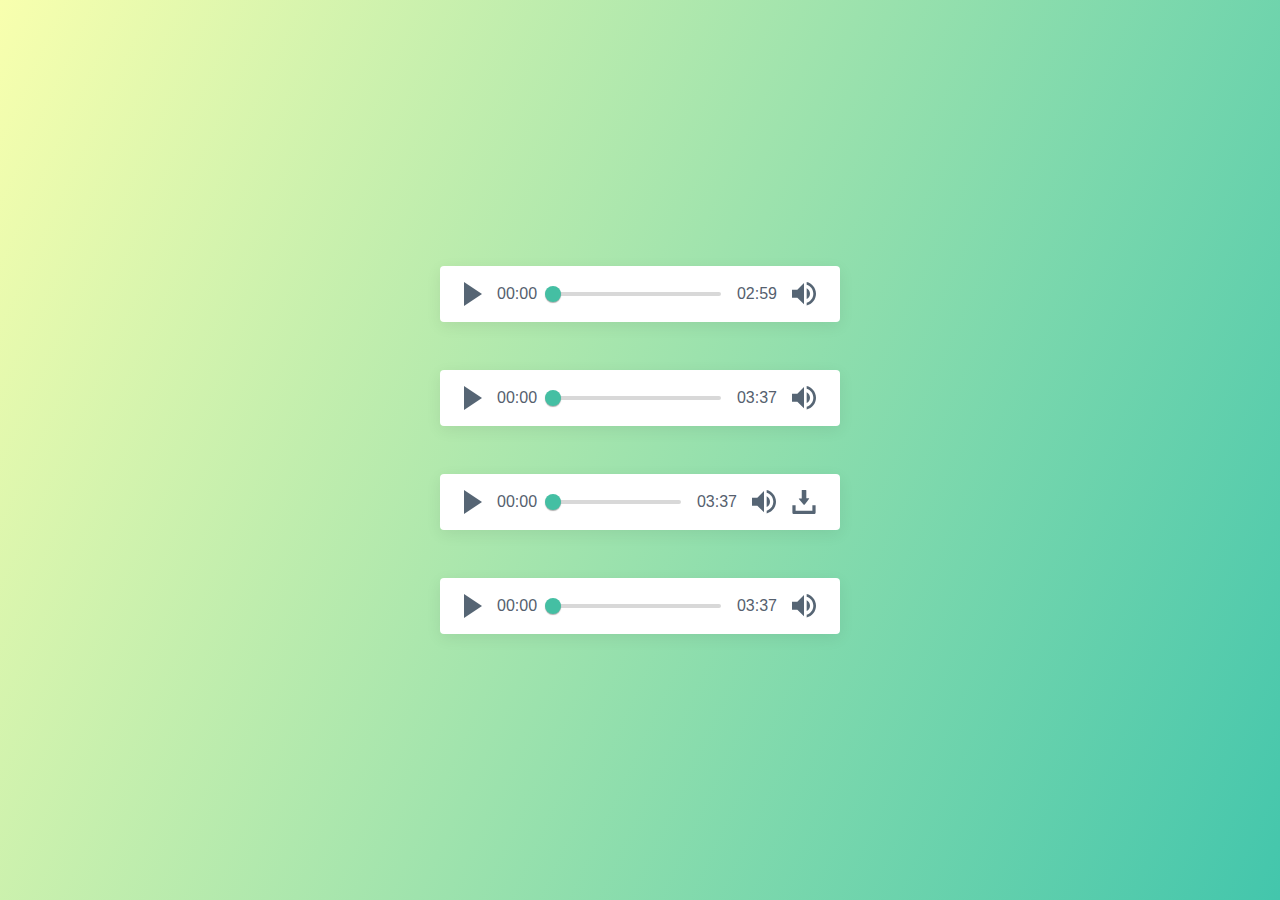
<file: assets/green-audio-player/examples/multiple-instance.html>
<!DOCTYPE html>
<html lang="en">
<head>
	<meta charset="UTF-8">
	<title>Green Audio Player</title>
    <meta name="viewport" content="width=device-width, initial-scale=1">
    <link rel="stylesheet" type="text/css" href="../dist/css/green-audio-player.css">
    <style>
        html, body { height: 100%; }

        body {
            margin: 0;
            display: flex;
            flex-direction: column;
            justify-content: center;
            align-items: center;
            background: #F8FFAE;
            background: -webkit-linear-gradient(-65deg, #43C6AC, #F8FFAE);
            background: linear-gradient(-65deg, #43C6AC, #F8FFAE);
            -webkit-font-smoothing: antialiased;
            -moz-osx-font-smoothing: grayscale;
        }

        .ready-player-1, .ready-player-2, .ready-player-3, .ready-player-4 {
            margin: 24px 0;
        }
    </style>
</head>
<body>
    <div class="ready-player-1 player">
        <audio crossorigin>
            <source src="audio/example-1.mp3" type="audio/mpeg">
        </audio>
    </div>
    <div class="ready-player-2 player">
        <audio crossorigin>
            <source src="audio/example-2.mp3" type="audio/mpeg">
        </audio>
    </div>
    <div class="ready-player-3 player-with-download">
        <audio crossorigin>
            <source src="audio/example-2.mp3" type="audio/mpeg">
        </audio>
    </div>
    <div class="ready-player-4 player-with-accessibility">
        <audio crossorigin>
            <source src="audio/example-2.mp3" type="audio/mpeg">
        </audio>
    </div>

    <script src="../dist/js/green-audio-player.js"></script>
    <script>
        document.addEventListener('DOMContentLoaded', function() {
            GreenAudioPlayer.init({
                selector: '.player',
                stopOthersOnPlay: true
            });

            GreenAudioPlayer.init({
                selector: '.player-with-download',
                stopOthersOnPlay: true,
                showDownloadButton: true,
                enableKeystrokes: true
            });

            GreenAudioPlayer.init({
                selector: '.player-with-accessibility',
                stopOthersOnPlay: true,
                enableKeystrokes: true
            });
        });
    </script>
</body>
</html>
</file>
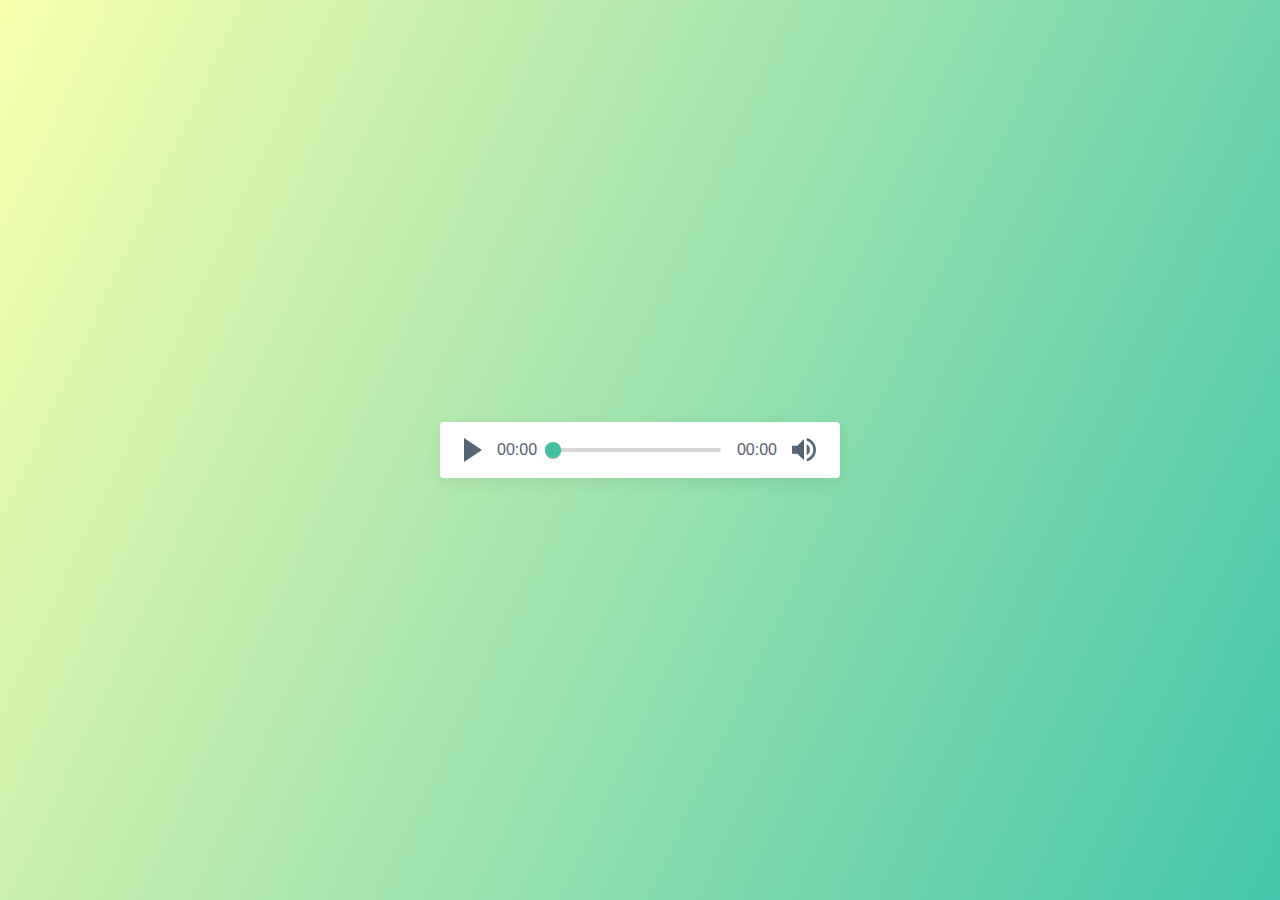
<file: assets/green-audio-player/examples/single-instance.html>
<!DOCTYPE html>
<html lang="en">
<head>
	<meta charset="UTF-8">
	<title>Green Audio Player</title>
    <meta name="viewport" content="width=device-width, initial-scale=1">
    <link rel="stylesheet" type="text/css" href="../dist/css/green-audio-player.css">
    <style>
        html, body { height: 100%; }

        body {
            margin: 0;
            display: flex;
            justify-content: center;
            align-items: center;
            background: #F8FFAE;
            background: -webkit-linear-gradient(-65deg, #43C6AC, #F8FFAE);
            background: linear-gradient(-65deg, #43C6AC, #F8FFAE);
            -webkit-font-smoothing: antialiased;
            -moz-osx-font-smoothing: grayscale;
        }
    </style>
</head>
<body>
    <div class="ready-player-1">
        <audio crossorigin preload="none">
            <source src="audio/example-1.mp3" type="audio/mpeg">
        </audio>
    </div>

    <script src="../dist/js/green-audio-player.js"></script>
    <script>
        document.addEventListener('DOMContentLoaded', function() {
            new GreenAudioPlayer('.ready-player-1', { showTooltips: true, showDownloadButton: false, enableKeystrokes: true });
        });
    </script>
</body>
</html>
</file>
<file: assets/green-audio-player/dist/css/green-audio-player.css>
@keyframes spin {
  from {
    transform: rotateZ(0); }
  to {
    transform: rotateZ(1turn); } }

.green-audio-player {
  width: 400px;
  min-width: 300px;
  height: 56px;
  box-shadow: 0 4px 16px 0 rgba(0, 0, 0, 0.07);
  display: flex !important;
  justify-content: space-between;
  align-items: center;
  padding-left: 24px;
  padding-right: 24px;
  border-radius: 4px;
  user-select: none;
  background-color: #fff;
  box-sizing: border-box;
  outline: none; }
  .green-audio-player.player-accessible .play-pause-btn:hover,
  .green-audio-player.player-accessible .controls:hover,
  .green-audio-player.player-accessible .volume__button:hover,
  .green-audio-player.player-accessible .volume__controls:hover,
  .green-audio-player.player-accessible .download:hover {
    outline: dotted 1px #999; }
  .green-audio-player svg,
  .green-audio-player img {
    display: block; }
  .green-audio-player .holder {
    position: relative; }
    .green-audio-player .holder .loading .loading__spinner {
      position: absolute;
      left: -3px;
      bottom: 2px;
      width: 16px;
      height: 16px;
      border: 2px solid #b0b0b0;
      border-right-color: rgba(0, 0, 0, 0);
      border-radius: 50%;
      animation: spin 0.4s linear infinite; }
    .green-audio-player .holder .play-pause-btn {
      visibility: hidden;
      cursor: pointer;
      outline: none; }
      .green-audio-player .holder .play-pause-btn:focus {
        outline: none; }
  .green-audio-player .slider {
    flex-grow: 1;
    background-color: #d8d8d8;
    cursor: pointer;
    position: relative; }
    .green-audio-player .slider .gap-progress {
      background-color: #44bfa3;
      border-radius: inherit;
      position: absolute;
      pointer-events: none; }
      .green-audio-player .slider .gap-progress .pin {
        height: 16px;
        width: 16px;
        border-radius: 8px;
        background-color: #44bfa3;
        position: absolute;
        pointer-events: all;
        box-shadow: 0 1px 1px 0 rgba(0, 0, 0, 0.32); }
        .green-audio-player .slider .gap-progress .pin::after {
          content: "";
          display: block;
          background: rgba(0, 0, 0, 0);
          width: 200%;
          height: 200%;
          margin-left: -50%;
          margin-top: -50%;
          border-radius: 50%; }
  .green-audio-player .controls {
    font-family: "Roboto", sans-serif;
    font-size: 16px;
    line-height: 18px;
    color: #55606e;
    display: flex;
    flex-grow: 1;
    justify-content: space-between;
    align-items: center;
    margin-left: 15px;
    margin-right: 15px;
    outline: none; }
    .green-audio-player .controls .controls__slider {
      margin-left: 16px;
      margin-right: 16px;
      border-radius: 2px;
      height: 4px; }
      .green-audio-player .controls .controls__slider .controls__progress {
        width: 0;
        height: 100%; }
        .green-audio-player .controls .controls__slider .controls__progress .progress__pin {
          right: -8px;
          top: -6px; }
    .green-audio-player .controls span {
      cursor: default; }
    .green-audio-player .controls:focus {
      outline: none; }
  .green-audio-player .volume {
    position: relative; }
    .green-audio-player .volume .volume__button {
      cursor: pointer;
      outline: none; }
      .green-audio-player .volume .volume__button:focus {
        outline: none; }
      .green-audio-player .volume .volume__button.open path {
        fill: #44bfa3; }
    .green-audio-player .volume .volume__controls {
      width: 30px;
      height: 135px;
      background-color: rgba(0, 0, 0, 0.62);
      border-radius: 7px;
      position: absolute;
      left: -3px;
      bottom: 52px;
      flex-direction: column;
      align-items: center;
      display: flex;
      z-index: 2;
      outline: none; }
      .green-audio-player .volume .volume__controls .volume__slider {
        margin-top: 12px;
        margin-bottom: 12px;
        width: 6px;
        border-radius: 3px; }
        .green-audio-player .volume .volume__controls .volume__slider .volume__progress {
          bottom: 0;
          height: 100%;
          width: 6px; }
          .green-audio-player .volume .volume__controls .volume__slider .volume__progress .volume__pin {
            left: -5px;
            top: -8px; }
      .green-audio-player .volume .volume__controls:focus {
        outline: none; }
      .green-audio-player .volume .volume__controls.hidden {
        display: none; }
      .green-audio-player .volume .volume__controls.top {
        bottom: 52px;
        left: -3px; }
      .green-audio-player .volume .volume__controls.middle {
        bottom: -54px;
        left: 54px; }
      .green-audio-player .volume .volume__controls.bottom {
        bottom: -164px;
        left: -3px; }
  .green-audio-player .download {
    display: none;
    margin-left: 16px;
    cursor: pointer;
    outline: none; }
    .green-audio-player .download:focus {
      outline: none; }
  .green-audio-player:focus {
    outline: none; }

.message__offscreen {
  border: 0;
  clip: rect(1px, 1px, 1px, 1px);
  clip-path: inset(50%);
  height: 1px;
  margin: -1px;
  overflow: hidden;
  padding: 0;
  position: absolute;
  width: 1px;
  word-wrap: normal; }
</file>
<file: assets/css/style.css>
/**
* Template Name: eBusiness - v4.5.0
* Template URL: https://bootstrapmade.com/ebusiness-bootstrap-corporate-template/
* Author: BootstrapMade.com
* License: https://bootstrapmade.com/license/
*/

/*--------------------------------------------------------------
# General
--------------------------------------------------------------*/
html, body {
  height: 100%;
}

.floatleft {
  float: left;
}

.floatright {
  float: right;
}

.alignleft {
  float: left;
  margin-right: 15px;
  margin-bottom: 15px;
}

.alignright {
  float: right;
  margin-left: 15px;
  margin-bottom: 15px;
}

.aligncenter {
  display: block;
  margin: 0 auto 15px;
}

a:focus {
  outline: 0px solid;
}

img {
  max-width: 100%;
  height: auto;
}

.fix {
  overflow: hidden;
}

p {
  margin: 0 0 15px;
  color: #444;
}

h1, h2, h3, h4, h5, h6 {
  font-family: "Raleway", sans-serif;
  margin: 0 0 15px;
  color: #444;
  font-weight: 500;
}

h1 {
  font-size: 48px;
  line-height: 50px;
}

h2 {
  font-size: 38px;
  line-height: 40px;
}

h3 {
  font-size: 30px;
  line-height: 32px;
}

h4 {
  font-size: 24px;
  line-height: 26px;
}

h5 {
  font-size: 20px;
  line-height: 22px;
}

h6 {
  font-size: 16px;
  line-height: 20px;
}

a {
  transition: all 0.3s ease 0s;
  text-decoration: none;
}

a:hover {
  color: #3EC1D5;
  text-decoration: none;
}

a:active, a:hover {
  outline: 0 none;
}

body {
  background: #fff none repeat scroll 0 0;
  color: #444;
  font-family: "Open Sans", sans-serif;
  font-size: 14px;
  text-align: left;
  overflow-x: hidden;
  line-height: 22px;
}

/*--------------------------------------------------------------
# Back to top button
--------------------------------------------------------------*/
.back-to-top {
  position: fixed;
  visibility: hidden;
  opacity: 0;
  right: 15px;
  bottom: 15px;
  z-index: 996;
  background: #3ec1d5;
  width: 40px;
  height: 40px;
  transition: all 0.4s;
}
.back-to-top i {
  font-size: 28px;
  color: #fff;
  line-height: 0;
}
.back-to-top:hover {
  background: #60ccdc;
  color: #fff;
}
.back-to-top.active {
  visibility: visible;
  opacity: 1;
}

.clear {
  clear: both;
}

ul {
  list-style: outside none none;
  margin: 0;
  padding: 0;
}

input, select, textarea, input[type=text], input[type=date], input[type=url], input[type=email], input[type=password], input[type=tel], button, button[type=submit] {
  -moz-appearance: none;
  box-shadow: none !important;
}

div#preloader {
  position: fixed;
  left: 0;
  top: 0;
  z-index: 99999;
  width: 100%;
  height: 100%;
  overflow: visible;
  background: #fff url("../img/preloader.gif") no-repeat center center;
}

::-moz-selection {
  background: #3EC1D5;
  text-shadow: none;
}

::selection {
  background: #3EC1D5;
  text-shadow: none;
}

.area-padding {
  padding: 70px 0px 80px;
}

.area-padding-2 {
  padding: 70px 0px 50px;
}

.padding-2 {
  padding-bottom: 90px;
}

.section-headline h2 {
  display: inline-block;
  font-size: 40px;
  font-weight: 600;
  margin-bottom: 70px;
  position: relative;
  text-transform: capitalize;
}

.section-headline h2::after {
  border: 1px solid #333;
  bottom: -20px;
  content: "";
  left: 0;
  margin: 0 auto;
  position: absolute;
  right: 0;
  width: 40%;
}

.sec-head {
  display: inline-block;
  font-size: 17px;
  font-weight: 600;
  margin-bottom: 0;
  padding: 0 0 10px;
  text-transform: uppercase;
  transition: all 0.4s ease 0s;
}

/*--------------------------------------------------------------
# Header
--------------------------------------------------------------*/
#header {
  height: 80px;
  transition: all 0.5s;
  z-index: 997;
  transition: all 0.5s;
  background: rgba(0, 0, 0, 0.5);
}
#header.header-scrolled {
  background: rgba(0, 0, 0, 0.8);
  height: 64px;
}
#header .logo h1 {
  font-size: 36px;
  margin: 0;
  padding: 0;
  line-height: 1;
  font-weight: bold;
}
#header .logo h1 span {
  color: #3ec1d5;
}
#header .logo h1 a, #header .logo h1 a:hover {
  color: #fff;
  text-decoration: none;
}
#header .logo img {
  padding: 0;
  margin: 0;
  max-height: 40px;
}
@media (max-width: 768px) {
  #header {
    height: 64px;
    background: rgba(0, 0, 0, 0.8);
  }
  #header .logo h1 {
    font-size: 28px;
  }
}

.header-bg {
  background: url(../img/background/page-header.jpg);
  background-repeat: no-repeat;
  background-size: cover;
  background-position: top center;
  padding: 120px 0 60px;
}
.header-bg::before {
  content: "";
  position: absolute;
  left: 0;
  right: 0;
  top: 0;
  bottom: 0;
  background: rgba(0, 0, 0, 0.7);
}
@media (min-width: 1025px) {
  .header-bg {
    background-attachment: fixed;
  }
}

/*--------------------------------------------------------------
# Navigation Menu
--------------------------------------------------------------*/
/**
* Desktop Navigation 
*/
.navbar {
  padding: 0;
}
.navbar ul {
  margin: 0;
  padding: 0;
  display: flex;
  list-style: none;
  align-items: center;
}
.navbar li {
  position: relative;
}
.navbar a, .navbar a:focus {
  display: flex;
  align-items: center;
  justify-content: space-between;
  padding: 10px 0 10px 30px;
  font-size: 15px;
  font-weight: 500;
  color: #fff;
  white-space: nowrap;
  transition: 0.3s;
}
.navbar a i, .navbar a:focus i {
  font-size: 12px;
  line-height: 0;
  margin-left: 5px;
}
.navbar a:hover, .navbar .active, .navbar .active:focus, .navbar li:hover > a {
  color: #3ec1d5;
}
.navbar .dropdown ul {
  display: block;
  position: absolute;
  left: 14px;
  top: calc(100% + 30px);
  margin: 0;
  padding: 10px 0;
  z-index: 99;
  opacity: 0;
  visibility: hidden;
  background: #fff;
  box-shadow: 0px 0px 30px rgba(127, 137, 161, 0.25);
  transition: 0.3s;
}
.navbar .dropdown ul li {
  min-width: 200px;
}
.navbar .dropdown ul a {
  padding: 10px 20px;
  font-size: 14px;
  text-transform: none;
  color: #0d2529;
}
.navbar .dropdown ul a i {
  font-size: 12px;
}
.navbar .dropdown ul a:hover, .navbar .dropdown ul .active:hover, .navbar .dropdown ul li:hover > a {
  color: #3ec1d5;
}
.navbar .dropdown:hover > ul {
  opacity: 1;
  top: 100%;
  visibility: visible;
}
.navbar .dropdown .dropdown ul {
  top: 0;
  left: calc(100% - 30px);
  visibility: hidden;
}
.navbar .dropdown .dropdown:hover > ul {
  opacity: 1;
  top: 0;
  left: 100%;
  visibility: visible;
}
@media (max-width: 1366px) {
  .navbar .dropdown .dropdown ul {
    left: -90%;
  }
  .navbar .dropdown .dropdown:hover > ul {
    left: -100%;
  }
}

/**
* Mobile Navigation 
*/
.mobile-nav-toggle {
  color: #fff;
  font-size: 28px;
  cursor: pointer;
  display: none;
  line-height: 0;
  transition: 0.5s;
}

@media (max-width: 991px) {
  .mobile-nav-toggle {
    display: block;
  }

  .navbar ul {
    display: none;
  }
}
.navbar-mobile {
  position: fixed;
  overflow: hidden;
  top: 0;
  right: 0;
  left: 0;
  bottom: 0;
  background: rgba(1, 2, 2, 0.9);
  transition: 0.3s;
  z-index: 999;
}
.navbar-mobile .mobile-nav-toggle {
  position: absolute;
  top: 15px;
  right: 15px;
}
.navbar-mobile ul {
  display: block;
  position: absolute;
  top: 55px;
  right: 15px;
  bottom: 15px;
  left: 15px;
  padding: 10px 0;
  background-color: #fff;
  overflow-y: auto;
  transition: 0.3s;
}
.navbar-mobile a, .navbar-mobile a:focus {
  padding: 10px 20px;
  font-size: 15px;
  color: #0d2529;
}
.navbar-mobile a:hover, .navbar-mobile .active, .navbar-mobile li:hover > a {
  color: #3ec1d5;
}
.navbar-mobile .getstarted, .navbar-mobile .getstarted:focus {
  margin: 15px;
}
.navbar-mobile .dropdown ul {
  position: static;
  display: none;
  margin: 10px 20px;
  padding: 10px 0;
  z-index: 99;
  opacity: 1;
  visibility: visible;
  background: #fff;
  box-shadow: 0px 0px 30px rgba(127, 137, 161, 0.25);
}
.navbar-mobile .dropdown ul li {
  min-width: 200px;
}
.navbar-mobile .dropdown ul a {
  padding: 10px 20px;
}
.navbar-mobile .dropdown ul a i {
  font-size: 12px;
}
.navbar-mobile .dropdown ul a:hover, .navbar-mobile .dropdown ul .active:hover, .navbar-mobile .dropdown ul li:hover > a {
  color: #3ec1d5;
}
.navbar-mobile .dropdown > .dropdown-active {
  display: block;
}

/*--------------------------------------------------------------
# Hero Section
--------------------------------------------------------------*/
#hero {
  width: 100%;
  height: 100vh;
  background: #000;
  overflow: hidden;
  position: relative;
}
@media (max-height: 500px) {
  #hero {
    height: 150vh;
  }
}
#hero .carousel, #hero .carousel-inner, #hero .carousel-item, #hero .carousel-item::before {
  position: absolute;
  top: 0;
  right: 0;
  left: 0;
  bottom: 0;
}
#hero .carousel-item {
  background-size: cover;
  background-position: center;
  background-repeat: no-repeat;
}
#hero .carousel-item::before {
  content: "";
  background-color: rgba(255, 255, 255, 0.7);
}
#hero .carousel-container {
  display: flex;
  justify-content: center;
  align-items: center;
  position: absolute;
  bottom: 0;
  top: 70px;
  left: 50px;
  right: 50px;
}
#hero .container {
  text-align: center;
}
#hero h2 {
  color: #fff;
  margin-bottom: 20px;
  font-size: 24px;
  font-weight: 700;
}
@media (max-width: 768px) {
  #hero h2 {
    font-size: 20px;
    line-height: 1.2;
  }
}
#hero p {
  width: 80%;
  font-size: 38px;
  line-height: 1.2;
  margin: 0 auto 30px auto;
  color: #fff;
}
@media (min-width: 1024px) {
  #hero p {
    width: 60%;
  }
}
@media (max-width: 768px) {
  #hero p {
    font-size: 28px;
    line-height: 1.2;
  }
}
#hero .carousel-fade {
  overflow: hidden;
}
#hero .carousel-fade .carousel-inner .carousel-item {
  transition-property: opacity;
}
#hero .carousel-fade .carousel-inner .carousel-item,
#hero .carousel-fade .carousel-inner .active.carousel-item-start,
#hero .carousel-fade .carousel-inner .active.carousel-item-end {
  opacity: 0;
}
#hero .carousel-fade .carousel-inner .active,
#hero .carousel-fade .carousel-inner .carousel-item-next.carousel-item-start,
#hero .carousel-fade .carousel-inner .carousel-item-prev.carousel-item-end {
  opacity: 1;
  transition: 0.5s;
}
#hero .carousel-fade .carousel-inner .carousel-item-next,
#hero .carousel-fade .carousel-inner .carousel-item-prev,
#hero .carousel-fade .carousel-inner .active.carousel-item-start,
#hero .carousel-fade .carousel-inner .active.carousel-item-end {
  left: 0;
  transform: translate3d(0, 0, 0);
}
#hero .carousel-control-prev, #hero .carousel-control-next {
  width: 10%;
}
@media (min-width: 1024px) {
  #hero .carousel-control-prev, #hero .carousel-control-next {
    width: 5%;
  }
}
#hero .carousel-control-next-icon, #hero .carousel-control-prev-icon {
  background: none;
  font-size: 32px;
  line-height: 1;
}
#hero .carousel-indicators li {
  cursor: pointer;
}
#hero .btn-get-started {
  font-weight: 500;
  font-size: 16px;
  letter-spacing: 1px;
  display: inline-block;
  padding: 8px 32px;
  border-radius: 50px;
  transition: 0.5s;
  margin: 10px;
  color: #fff;
  background: #3ec1d5;
}
#hero .btn-get-started:hover {
  background: #fff;
  color: #3ec1d5;
}

/*--------------------------------------------------------------
# About
--------------------------------------------------------------*/
.about-area {
  background-color: #f9f9f9;
}

.single-well > a {
  display: block;
}

.single-well ul li {
  color: #444;
  display: block;
  padding: 5px 0;
}

.single-well ul li i {
  color: #3EC1D5;
  margin-right: 5px;
  font-size: 18px;
}

.single-well p {
  color: #444;
}

/*--------------------------------------------------------------
# Services
--------------------------------------------------------------*/
.services-icon {
  color: #444;
  display: inline-block;
  font-size: 36px;
  line-height: 36px;
  margin-bottom: 20px;
}

.section-headline.services-head > h2 {
  margin-bottom: 25px;
}

.services-details {
  padding-top: 40px;
  transition: all 0.5s ease 0s;
}

.services-details:hover h4, .services-details:hover .services-icon {
  color: #3EC1D5;
}

.row.second-row {
  margin-top: 40px;
}

.section-head > h2 {
  color: #333;
}

.single-services > h4 {
  color: #444;
  font-size: 24px;
  font-weight: 500;
}

.single-services > p {
  color: #333;
  font-size: 14px;
}

/*--------------------------------------------------------------
# Team
--------------------------------------------------------------*/
.team-member {
  background: rgba(0, 0, 0, 0.65) none repeat scroll 0 0;
  display: block;
  margin-right: -15px;
  padding: 10px;
  position: relative;
  overflow: hidden;
}

.team-member::before {
  background: rgba(0, 0, 0, 0) url("../img/team/team01.jpg") repeat scroll 0 0;
  content: "";
  display: block;
  height: 100%;
  left: 0;
  margin-right: -15px;
  padding: 10px;
  position: absolute;
  top: 0;
  width: 100%;
  z-index: -1;
  background-repeat: no-repeat;
  background-size: cover;
  background-position: top center;
  transition: 5s;
  transform: scale(1);
}

.team-member:hover.team-member::before {
  transform: scale(1.2);
}

.single-team-member {
  border: 1px solid #ddd;
}

.team-left-text h4 {
  color: #fff;
  font-size: 30px;
  font-weight: 700;
  text-transform: uppercase;
}

.team-left-text p {
  color: #fff;
  font-size: 17px;
  line-height: 26px;
}

.email-news {
  display: block;
  margin: 30px 0;
  overflow: hidden;
  text-align: center;
  width: 100%;
}

.email-news .email_button input {
  background: rgba(0, 0, 0, 0) none repeat scroll 0 0;
  border: 1px solid #fff;
  color: #fff;
  float: left;
  font-size: 13px;
  padding: 8px;
  width: 81%;
}

.email-news .email_button > button {
  background: rgba(0, 0, 0, 0) none repeat scroll 0 0;
  border: 1px solid #fff;
  color: #fff;
  float: left;
  font-size: 16px;
  padding: 8px 12px;
  text-align: center;
}

.email-news .email_button > button:hover {
  background: #3EC1D5;
  border: 1px solid #fff;
  color: #fff;
}

.team-left-icon ul li {
  display: inline-block;
}

.team-left-icon ul li a:hover {
  color: #3EC1D5;
  background: #fff;
  border: 2px solid #fff;
}

.team-left-icon ul li a {
  border: 2px solid #fff;
  color: #fff;
  display: block;
  font-size: 16px;
  height: 40px;
  line-height: 37px;
  margin: 0 3px;
  width: 40px;
}

.team-member-carousel .single-team-member {
  overflow: hidden;
  width: 100%;
}

.single-team-member:hover .team-img a:after {
  opacity: 1;
}

.single-team-member:hover .team-social-icon {
  top: 45%;
  opacity: 1;
}

.team-img {
  position: relative;
}

.team-img > a {
  display: block;
}

.team-img > a::after {
  background: rgba(0, 0, 0, 0.7);
  bottom: 0;
  content: "";
  height: 100%;
  left: 0;
  position: absolute;
  transition: all 0.5s ease 0s;
  width: 100%;
  opacity: 0;
}

.team-social-icon {
  left: 50%;
  margin-left: -61px;
  opacity: 0;
  position: absolute;
  top: 30%;
  transition: 1.3s;
}

.team-social-icon ul li {
  display: inline-block;
}

.team-social-icon ul li a {
  border: 1px solid #fff;
  border-radius: 50%;
  color: #fff;
  display: inline-flex;
  align-items: center;
  justify-content: center;
  font-size: 14px;
  height: 34px;
  width: 34px;
  margin: 0 3px;
}
.team-social-icon ul li a i {
  line-height: 0;
}

.team-social-icon ul li a:hover {
  color: #fff;
  border: 1px solid #3EC1D5;
  background: #3EC1D5;
}

.team-content {
  padding: 10px 0px;
}

.team-content > h4, .team-content > p {
  color: #444;
  margin-bottom: 5px;
}

.team-content.head-team p {
  margin-bottom: 0;
}

.team-left-icon.text-center {
  margin-bottom: 20px;
}

.head-team h4 {
  display: inline-block;
  font-size: 25px;
  font-weight: 600;
  padding-bottom: 10px;
  text-transform: uppercase;
}

/*--------------------------------------------------------------
# Review
--------------------------------------------------------------*/
.reviews-area {
  background: url(../img/background/reviews-bg.jpg);
  overflow: hidden;
  background-repeat: no-repeat;
  background-size: cover;
  background-position: top center;
  background-attachment: fixed;
  width: 100%;
  height: auto;
  position: relative;
}

.work-left-text {
  background: #3EC1D5 none repeat scroll 0 0;
}

.work-right-text {
  background: rgba(0, 0, 0, 0.8) none repeat scroll 0 0;
}

.work-right-text h2 {
  color: #fff;
  text-transform: uppercase;
  font-size: 24px;
}

.work-right-text h5 {
  color: #fff;
  font-size: 18px;
  font-weight: 700;
  line-height: 34px;
  text-transform: uppercase;
}

.work-right-text .sus-btn {
  margin-left: 0;
  margin-top: 20px;
}

.single-awesome-4 {
  display: block;
  float: left;
  overflow: hidden;
  width: 33.33%;
}

.single-awesome-4 .add-actions {
  padding: 10px 20px;
}

/*--------------------------------------------------------------
# Portfolio
--------------------------------------------------------------*/
.pst-content {
  padding-left: 10px;
}

#portfolio-flters {
  padding: 0;
  margin: 5px 0 35px 0;
  list-style: none;
  text-align: center;
}
#portfolio-flters li {
  cursor: pointer;
  margin: 15px 15px 15px 0;
  display: inline-block;
  padding: 8px 24px;
  font-size: 12px;
  line-height: 20px;
  color: #555;
  border-radius: 50px;
  text-transform: uppercase;
  background: #fff;
  margin-bottom: 5px;
  transition: all 0.3s ease-in-out;
  border: 1px solid #444;
}
#portfolio-flters li:hover, #portfolio-flters li.filter-active {
  border-color: #3EC1D5;
  background: #3EC1D5;
  color: #fff;
}
#portfolio-flters li:last-child {
  margin-right: 0;
}

.single-awesome-portfolio {
  float: left;
  overflow: hidden;
  padding: 15px;
  width: 25%;
  position: relative;
}

.single-awesome-project {
  overflow: hidden;
  margin-bottom: 30px;
}

.first-item {
  margin-bottom: 30px;
}

.awesome-img {
  display: block;
  width: 100%;
  height: 100%;
  position: relative;
}

.awesome-img > a {
  display: block;
  position: relative;
}

.single-awesome-project:hover .awesome-img > a::after {
  opacity: 1;
}

.single-awesome-project:hover .add-actions {
  opacity: 1;
  bottom: 0;
}

.awesome-img > a::after {
  background: rgba(0, 0, 0, 0.7) none repeat scroll 0 0;
  content: "";
  height: 100%;
  left: 0;
  position: absolute;
  top: 0;
  width: 100%;
  opacity: 0;
  transition: 0.4s;
}

.add-actions {
  background: rgba(0, 0, 0, 0.6) none repeat scroll 0 0;
  bottom: 30px;
  display: block;
  height: 100%;
  left: 0;
  opacity: 0;
  overflow: hidden;
  padding: 10px 15px;
  position: absolute;
  transition: all 0.4s ease 0s;
  width: 100%;
}

.project-dec {
  display: block;
  height: 100%;
  width: 100%;
}

.project-dec a {
  display: block;
  height: 100%;
  width: 100%;
}

.project-dec h4 {
  margin-bottom: 5px;
}

.project-dec h4:hover {
  color: #fff;
}

.project-dec h4 {
  color: #ddd;
  font-size: 24px;
  margin-top: -45px;
  padding-top: 50%;
  text-decoration: none;
  text-transform: uppercase;
  font-weight: 800;
}

.project-dec span {
  color: #ddd;
  font-size: 13px;
}

.project-action-btn {
  display: block;
  height: 100%;
  text-align: center;
  transition: all 1s ease 0s;
  width: 100%;
}

.project-action-btn li {
  display: block;
  height: 100%;
  width: 100%;
}

.project-action-btn li a {
  display: block;
  height: 100%;
  width: 100%;
}

/*--------------------------------------------------------------
# Pricing
--------------------------------------------------------------*/
.pricing-area {
  background: rgba(0, 0, 0, 0.02) none repeat scroll 0 0;
}

.pri_table_list {
  border: 1px solid #ccc;
  text-align: center;
  transition: all 0.4s ease 0s;
  background: #fff;
}

.pri_table_list h3 span {
  font-size: 16px;
}

.pri_table_list ol li {
  border-bottom: 1px solid #ccc;
  color: #666;
  padding: 12px 15px;
  position: relative;
  display: flex;
  align-items: center;
}

.pri_table_list li.check {
  font-weight: 600;
}

.pri_table_list li.check i {
  color: #3EC1D5;
  line-height: 0;
  font-size: 24px;
  margin-right: 5px;
}

.pri_table_list li.cross {
  text-decoration: line-through;
  color: #999;
}

.pri_table_list li.cross i {
  color: #999;
  line-height: 0;
  font-size: 24px;
  margin-right: 5px;
}

.pri_table_list button {
  background: #444 none repeat scroll 0 0;
  border: 1px solid #444;
  color: #fff;
  margin-bottom: 25px;
  padding: 10px 35px;
  text-transform: uppercase;
  transition: all 0.4s ease 0s;
  border-radius: 30px;
}

.pri_table_list > h3 {
  color: #333;
  font-size: 24px;
  font-weight: 700;
  line-height: 25px;
  padding: 30px 0 20px;
  text-transform: uppercase;
  transition: all 0.4s ease 0s;
}

.pri_table_list ol {
  list-style: outside none none;
  margin: 0;
  padding: 0 0 25px;
}

.pri_table_list.active {
  transition: all 0.4s ease 0s;
  position: relative;
  overflow: hidden;
}

.saleon {
  background: #3EC1D5 none repeat scroll 0 0;
  color: #fff;
  font-size: 13px;
  font-weight: 700;
  left: -26px;
  padding: 2px 25px;
  position: absolute;
  text-transform: uppercase;
  top: 16px;
  transform: rotate(-45deg);
  -webkit-transform: rotate(-45deg);
  -ms-transform: rotate(-45deg);
  -o-transform: rotate(-45deg);
  -moz-transform: rotate(-45deg);
}

.pri_table_list > button:hover {
  background-color: #fff;
  border: 1px solid #333;
  color: #333;
}

.active > h3 {
  background: #f5f5f5 none repeat scroll 0 0;
  color: #333;
  transition: all 0.4s ease 0s;
}

.active > button {
  background: #3EC1D5 none repeat scroll 0 0;
  border: 1px solid #3EC1D5;
  color: #fff;
  transition: 0.4s;
}

.active > button:hover {
  background: #333 none repeat scroll 0 0;
  border: 1px solid #333;
  color: #fff;
  transition: 0.4s;
}

/*--------------------------------------------------------------
# Testimonials
--------------------------------------------------------------*/
.testimonials {
  padding: 80px 0;
  background: url("../img/background/slider-bg.jpg") no-repeat;
  background-position: center center;
  background-size: cover;
  position: relative;
}
.testimonials::before {
  content: "";
  position: absolute;
  left: 0;
  right: 0;
  top: 0;
  bottom: 0;
  background: rgba(0, 0, 0, 0.7);
}
.testimonials .testimonials-carousel, .testimonials .testimonials-slider {
  overflow: hidden;
}
.testimonials .testimonial-item {
  text-align: center;
  color: #fff;
}
.testimonials .testimonial-item .testimonial-img {
  width: 100px;
  border-radius: 50%;
  border: 6px solid rgba(255, 255, 255, 0.15);
  margin: 0 auto;
}
.testimonials .testimonial-item h3 {
  font-size: 20px;
  font-weight: bold;
  margin: 10px 0 5px 0;
  color: #fff;
}
.testimonials .testimonial-item h4 {
  font-size: 14px;
  color: #ddd;
  margin: 0 0 15px 0;
}
.testimonials .testimonial-item .quote-icon-left, .testimonials .testimonial-item .quote-icon-right {
  color: rgba(255, 255, 255, 0.4);
  font-size: 26px;
}
.testimonials .testimonial-item .quote-icon-left {
  display: inline-block;
  left: -5px;
  position: relative;
}
.testimonials .testimonial-item .quote-icon-right {
  display: inline-block;
  right: -5px;
  position: relative;
  top: 10px;
}
.testimonials .testimonial-item p {
  font-style: italic;
  margin: 0 auto 15px auto;
  color: #eee;
}
.testimonials .swiper-pagination {
  margin-top: 20px;
  position: relative;
}
.testimonials .swiper-pagination .swiper-pagination-bullet {
  width: 12px;
  height: 12px;
  background-color: rgba(255, 255, 255, 0.5);
  opacity: 1;
}
.testimonials .swiper-pagination .swiper-pagination-bullet-active {
  background-color: #3ec1d5;
}
@media (min-width: 992px) {
  .testimonials .testimonial-item p {
    width: 80%;
  }
}

/*--------------------------------------------------------------
# Quote
--------------------------------------------------------------*/
.suscribe-area {
  background: #3EC1D5 none repeat scroll 0 0;
  padding: 30px 0;
}

.suscribe-text {
  display: block;
  padding: 10px 0;
}

.suscribe-text h3 {
  color: #fff;
  display: inline-block;
  font-size: 20px;
  font-weight: 600;
  margin: 0;
  text-transform: uppercase;
  letter-spacing: 2px;
}

.sus-btn {
  background: #fff none repeat scroll 0 0;
  border: 2px solid #fff;
  color: #3EC1D5;
  display: inline-block;
  font-size: 16px;
  font-weight: 700;
  margin-left: 100px;
  padding: 10px 20px;
  text-decoration: none;
  text-transform: uppercase;
  border-radius: 30px;
}

.sus-btn:hover {
  background: #3EC1D5 none repeat scroll 0 0;
  border: 2px solid #fff;
  color: #fff;
}

/*--------------------------------------------------------------
# Contact
--------------------------------------------------------------*/
.contact-area {
  height: auto;
  width: 100%;
}

.contact-content {
  padding: 100px;
  background: #000 none repeat scroll 0 0;
}

.contact-content-right {
  padding: 100px;
}

.single-icon i {
  font-size: 32px;
  width: 50px;
  height: 50px;
  line-height: 56px;
  border-radius: 50%;
  margin-bottom: 30px;
  color: #3ec1d5;
}

.single-icon p {
  font-size: 16px;
  line-height: 30px;
}

.contact-icon {
  margin-bottom: 40px;
}

#google-map {
  height: 370px;
  margin-bottom: 20px;
}

.php-email-form .validate {
  display: none;
  color: red;
  margin: 0;
  font-weight: 400;
  font-size: 13px;
}
.php-email-form .error-message {
  display: none;
  color: #fff;
  background: #ed3c0d;
  text-align: center;
  padding: 15px;
  font-weight: 600;
}
.php-email-form .sent-message {
  display: none;
  color: #fff;
  background: #18d26e;
  text-align: center;
  padding: 15px;
  font-weight: 600;
}
.php-email-form .loading {
  display: none;
  background: #fff;
  text-align: center;
  padding: 15px;
}
.php-email-form .loading:before {
  content: "";
  display: inline-block;
  border-radius: 50%;
  width: 24px;
  height: 24px;
  margin: 0 10px -6px 0;
  border: 3px solid #18d26e;
  border-top-color: #eee;
  -webkit-animation: animate-loading 1s linear infinite;
  animation: animate-loading 1s linear infinite;
}
.php-email-form input, .php-email-form textarea {
  border-radius: 0;
  box-shadow: none;
  font-size: 14px;
}
.php-email-form input:focus, .php-email-form textarea:focus {
  border-color: #3ec1d5;
}
.php-email-form input {
  padding: 10px 15px;
}
.php-email-form textarea {
  padding: 12px 15px;
}
.php-email-form button[type=submit] {
  background: rgba(0, 0, 0, 0) none repeat scroll 0 0;
  border: 1px solid #ccc;
  color: #444;
  font-size: 16px;
  font-weight: 700;
  margin-top: 8px;
  padding: 12px 30px;
  text-transform: uppercase;
  transition: all 0.3s ease 0s;
  border-radius: 30px;
}

@-webkit-keyframes animate-loading {
  0% {
    transform: rotate(0deg);
  }
  100% {
    transform: rotate(360deg);
  }
}

@keyframes animate-loading {
  0% {
    transform: rotate(0deg);
  }
  100% {
    transform: rotate(360deg);
  }
}
/*--------------------------------------------------------------
# Blog
--------------------------------------------------------------*/
.blog-area {
  height: auto;
  width: 100%;
}

.blog-text h4 a {
  color: #444;
  text-decoration: none;
}

.blog-text h4 {
  color: #444;
  margin-bottom: 15px;
}

.blog-btn {
  border-bottom: 1px dotted #444;
  color: #444;
  text-decoration: none;
}

.blog-btn {
  border-bottom: 1px dotted #444;
  color: #444;
  display: inline-block;
  padding: 0 1px 5px 0;
  position: relative;
  text-decoration: none;
}

.blog-btn {
  position: relative;
}

.blog-btn::after {
  content: "\f178";
  font-family: fontawesome;
  position: absolute;
  right: -20px;
  top: 1px;
  transition: all 0.3s ease 0s;
}

.blog-btn:hover::after {
  right: -30px;
}

.blog-btn:hover {
  color: #333;
  text-decoration: none;
}

.blog_meta span.date_type i {
  margin-left: 5px;
}

.blog-meta span.comments-type {
  margin-left: 5px;
}

.blog-meta span i {
  padding-right: 10px;
}

.blog-content .blog-meta {
  border-bottom: 1px dotted #333;
}

.blog-meta {
  border-bottom: 1px dotted #fff;
  padding: 10px 0;
}

.comments-type > a, .date-type, .blog-meta span.comments-type {
  color: #333;
  letter-spacing: 1px;
  margin-right: 5px;
}

.blog-meta .comments-type i {
  padding-right: 0 !important;
}

.blog-content-right .comments-type > a, .blog-content-right .date-type, .blog-content-right .blog-meta span.comments-type, .blog-content-right .blog-text p {
  color: #fff;
  letter-spacing: 1px;
}

.single-blog .ready-btn {
  border: 1px solid #444;
  border-radius: 30px;
  color: #444;
  cursor: pointer;
  display: inline-block;
  font-size: 15px;
  font-weight: 500;
  margin-top: 10px;
  padding: 10px 20px;
  text-align: center;
  text-transform: uppercase;
  transition: all 0.4s ease 0s;
}

.single-blog .ready-btn:hover {
  border: 1px solid #3EC1D5;
  color: #fff;
}

/*--------------------------------------------------------------
# Blog page
--------------------------------------------------------------*/
.page-area {
  position: relative;
}

.blog-page .banner-box {
  margin-bottom: 40px;
}

.search-option input {
  border: medium none;
  padding: 6px 15px;
  width: 80%;
}

.search-option {
  border: 1px solid #ccc;
  height: 42px;
  margin-bottom: 30px;
}

.search-option button {
  background: transparent none repeat scroll 0 0;
  border: medium none;
  font-size: 20px;
  padding: 8px 23px;
}

.search-option button:hover {
  color: #3ec1d5;
}

.left-blog h4 {
  border-bottom: 1px solid #ddd;
  color: #444;
  font-size: 17px;
  font-weight: 500;
  margin-bottom: 0;
  padding: 15px 10px;
  text-transform: uppercase;
}

.left-blog {
  background: #f9f9f9 none repeat scroll 0 0;
  margin-bottom: 30px;
  overflow: hidden;
  padding-bottom: 20px;
}

.left-blog li {
  border-bottom: 1px solid #ddd;
  display: block;
}

.left-blog ul li a {
  color: #444;
  display: block;
  font-size: 14px;
  padding: 10px;
  text-transform: capitalize;
}

.recent-single-post {
  border-bottom: 1px solid #ddd;
  display: block;
  overflow: hidden;
  padding: 15px 10px;
}

.ready-btn {
  border: 1px solid #fff;
  border-radius: 30px;
  color: #fff;
  cursor: pointer;
  display: inline-block;
  font-size: 17px;
  font-weight: 600;
  margin-top: 30px;
  padding: 12px 40px;
  text-align: center;
  text-transform: uppercase;
  transition: all 0.4s ease 0s;
  z-index: 222;
}

.ready-btn:hover {
  color: #fff;
  background: #3EC1D5;
  border: 1px solid #3EC1D5;
  text-decoration: none;
}

.post-img {
  display: inline-block;
  float: left;
  padding: 0 5px;
  width: 35%;
}

.pst-content {
  display: inline-block;
  float: left;
  width: 65%;
}

.pst-content p a:hover, .left-blog ul li a:hover {
  color: #3EC1D5;
}

.blog-page .single-blog {
  margin-bottom: 40px;
}

.pst-content p a {
  color: #444;
  font-size: 15px;
}

.header-bottom h1, .header-bottom h2 {
  color: #fff;
}

.blog-tags {
  padding: 1px 0;
}

.left-blog li:last-child {
  border-bottom: 0;
}

.popular-tag.left-blog ul li a:hover {
  color: #fff;
}

.popular-tag.left-side-tags.left-blog ul {
  padding: 0 10px;
}

.blog-1 .banner-box {
  margin-bottom: 30px;
}

.left-tags .left-side-tags ul li {
  border-bottom: 0;
}

.left-tags .left-side-tags ul li a {
  padding: 3px 10px;
  width: auto;
}

.left-side-tags h4 {
  margin-bottom: 15px;
}

/*--------------------------------------------------------------
# Blog Details
--------------------------------------------------------------*/
.post-information h2 {
  color: #363636;
  font-size: 22px;
  text-transform: uppercase;
}

.post-information {
  padding: 20px 0;
}

.post-information .entry-meta span a {
  color: #444;
  display: inline-block;
  padding: 10px 0;
}

.entry-meta span a:hover {
  color: #3EC1D5;
}

.post-information .entry-meta {
  border-bottom: 1px solid #ccc;
  margin: 20px 0;
}

.post-information .entry-meta span i {
  padding: 0 10px;
}

.entry-content > p {
  color: #444;
}

.entry-meta > span {
  color: #444;
}

.entry-content blockquote {
  background: #fff none repeat scroll 0 0;
  border-left: 5px solid #3EC1D5;
  font-size: 17.5px;
  font-style: italic;
  margin: 0 0 20px 40px;
  padding: 22px 20px;
}

.pagination > .active > a, .pagination > .active > span, .pagination > .active > a:hover, .pagination > .active > span:hover, .pagination > .active > a:focus, .pagination > .active > span:focus {
  background-color: #3EC1D5;
  border-color: #3EC1D5;
  color: #fff;
  cursor: default;
  z-index: 3;
}

.social-sharing {
  background: #fff none repeat scroll 0 0;
  border: 1px solid #ccc;
  display: block;
  margin: 30px 0;
}

.social-sharing > h3 {
  display: inline-block;
  font-size: 18px;
  margin: 0;
  padding: 20px 10px;
}

.sharing-icon {
  display: inline-block;
  float: right;
  padding: 13px 10px;
}

.sharing-icon a {
  border: 1px solid #444;
  color: #444;
  display: block;
  float: left;
  font-size: 18px;
  height: 34px;
  line-height: 30px;
  margin-left: 10px;
  text-align: center;
  width: 34px;
}

.sharing-icon a:hover {
  color: #3EC1D5;
  border: 1px solid #3EC1D5;
}

.single-blog .author-avatar {
  float: left;
  margin-right: 10px;
}

.single-blog .author-description h2 {
  font-size: 18px;
  margin: 0;
  padding: 0 0 5px;
}

.author-info {
  background: #fff none repeat scroll 0 0;
  float: left;
  margin: 30px 0;
  padding: 15px;
  width: 100%;
}

.single-post-comments {
  margin-bottom: 60px;
  max-width: 650px;
}

.comments-heading h3, h3.comment-reply-title {
  border-bottom: 1px solid #e8e8e9;
  color: #444;
  font-size: 18px;
  margin: 0 0 20px;
  padding: 0 0 5px;
  text-transform: uppercase;
}

.comments-list ul li {
  margin-bottom: 25px;
}

.comments-list-img {
  float: left;
  margin-right: 15px;
}

.comments-content-wrap {
  color: #42414f;
  font-size: 12px;
  line-height: 1;
  margin: 0 0 15px 80px;
  padding: 10px;
  position: relative;
}

.author-avatar {
  display: inline-block;
  float: left;
  width: 10%;
}

.author-description h2 {
  color: #777;
  font-size: 20px;
  text-transform: uppercase;
}

.author-description h2 a {
  color: #000;
}

.comments-content-wrap span b {
  margin-right: 5px;
}

span.post-time {
  margin-right: 5px;
}

.comments-content-wrap p {
  color: #909295;
  line-height: 18px;
  margin-bottom: 5px;
  margin-top: 15px;
}

li.threaded-comments {
  margin-left: 50px;
}

.comment-respond {
  margin-top: 60px;
}

span.email-notes {
  color: #42414f;
  display: block;
  font-size: 12px;
  margin-bottom: 10px;
}

.comment-respond p {
  color: #444;
  margin-bottom: 5px;
}

.comment-respond input[type=text], .comment-respond input[type=email] {
  border: 1px solid #e5e5e5;
  border-radius: 0;
  height: 32px;
  margin-bottom: 15px;
  padding: 0 0 0 10px;
  width: 100%;
}

.comment-respond textarea#message-box {
  border: 1px solid #e5e5e5;
  border-radius: 0;
  max-width: 100%;
  padding: 10px;
  height: 130px;
  width: 100%;
}

.comment-respond input[type=submit] {
  background: rgba(0, 0, 0, 0) none repeat scroll 0 0;
  border: 1px solid #3ec1d5;
  border-radius: 20px;
  box-shadow: none;
  color: #444;
  display: inline-block;
  font-size: 12px;
  font-weight: 700;
  height: 40px;
  line-height: 14px;
  margin-top: 20px;
  padding: 10px 15px;
  text-shadow: none;
  text-transform: uppercase;
  transition: all 0.3s ease 0s;
  white-space: nowrap;
}

.comments-content-wrap span a {
  color: #000;
}

.comments-content-wrap span a:hover {
  color: #3EC1D5;
}

.comment-respond input[type=submit]:hover {
  border: 1px solid #3EC1D5;
  color: #fff;
  background: #3EC1D5;
}

.single-blog .blog-pagination {
  border-top: 1px solid #e5e5e5;
  margin: 0;
  padding-top: 30px;
}

/*--------------------------------------------------------------
# Footer
--------------------------------------------------------------*/
.footer-area {
  padding: 40px 0;
  background: #f9f9f9;
}

.footer-head p {
  color: #444;
}

.footer-head h4 {
  color: #444;
  font-size: 16px;
  letter-spacing: 2px;
  padding-bottom: 10px;
  text-transform: uppercase;
}

.footer-logo {
  padding-bottom: 20px;
}

.footer-logo h2 {
  color: #222;
  padding: 0;
  margin: 0;
  font-size: 36px;
  font-weight: bold;
  line-height: 1;
}

.footer-logo h2 span {
  color: #3ec1d5;
}

.footer-icons ul li {
  display: inline-block;
}

.footer-icons ul li a {
  border: 1px solid #444;
  color: #444;
  display: block;
  font-size: 16px;
  height: 40px;
  line-height: 38px;
  margin-right: 5px;
  text-align: center;
  width: 40px;
  border-radius: 50%;
  display: flex;
  align-items: center;
  justify-content: center;
  line-height: 0;
}
.footer-icons ul li a i {
  line-height: 0;
}

.flicker-img > a {
  float: left;
  padding: 1px;
  width: 33.33%;
}

.footer-icons {
  margin-top: 30px;
}

.footer-contacts p span {
  color: #3EC1D5;
  font-weight: 700;
}

.popular-tag ul li {
  display: inline-block;
}

.footer-content {
  display: block;
  overflow: hidden;
}

.popular-tag ul li a:hover, .footer-icons ul li a:hover {
  background: #3EC1D5;
  border: 1px solid #3EC1D5;
  color: #fff;
}

.popular-tag ul li a {
  border: 1px solid #444;
  border-radius: 30px;
  color: #444;
  font-size: 13px;
  display: block;
  font-weight: 600;
  margin: 5px 3px;
  position: relative;
  text-decoration: none;
  text-transform: capitalize;
  transition: all 0.4s ease 0s;
  width: 70px;
}

.footer-area-bottom {
  background: #f1f1f1 none repeat scroll 0 0;
  padding: 15px 0;
}

.copyright-text a:hover {
  text-decoration: underline;
  color: #3EC1D5;
}

.copyright-text a {
  color: #444;
}

.copyright > p {
  margin-bottom: 0;
  color: #444;
}

.copyright a, .credits a {
  color: #3EC1D5;
}

.credits {
  padding-top: 5px;
  text-align: center;
}

/*--------------------------------------------------------------
# Responsive
--------------------------------------------------------------*/
@media (min-width: 1920px) {
  .work-right-text {
    padding: 150px 150px;
  }
}
/* Normal desktop :992px. */
@media (min-width: 992px) and (max-width: 1169px) {
  .slider-content {
    padding: 146px 0;
  }

  .work-right-text {
    padding: 40px 0;
  }

  .work-right-text h2 {
    font-size: 18px;
    line-height: 28px;
  }
}
/* Tablet desktop :768px. */
@media (min-width: 768px) and (max-width: 991px) {
  .layer-1-1 h2 {
    font-size: 24px;
  }

  .layer-1-2 h1 {
    font-size: 31px;
    line-height: 38px;
    padding: 0px 30px;
  }

  .tab-menu ul.nav li a {
    padding: 10px 16px;
  }

  .suscribe-input input {
    width: 60%;
  }

  .suscribe-input button {
    width: 40%;
  }

  .team-content.text-center > h4 {
    font-size: 20px;
  }

  .sus-btn {
    margin-left: 0;
  }

  .suscribe-text h3 {
    font-size: 16px;
    padding-right: 20px;
  }

  .work-right-text h5 {
    font-size: 14px;
    line-height: 22px;
  }

  .work-right-text {
    padding: 36px 0;
  }

  .work-right-text h2 {
    font-size: 14px;
    line-height: 22px;
  }

  .work-right-text .ready-btn {
    font-size: 13px;
    padding: 7px 20px;
    margin-top: 5px;
  }

  .single-awesome-portfolio {
    width: 33.33%;
  }

  .widget-product a img {
    display: block;
    float: none;
    width: 100%;
  }

  .widget-product .product-info {
    display: block;
    float: none;
    padding-left: 0;
    width: 100%;
    margin-top: 20px;
  }

  .map-column {
    margin-left: 0;
    padding-right: 40px;
  }

  .post-information .entry-meta {
    font-size: 13px;
    padding: 5px 0;
  }

  .post-information .entry-meta span a {
    padding: 4px 0;
  }

  .service-pic {
    margin-bottom: 30px;
    text-align: center;
  }

  .single-add-itms {
    width: 50%;
  }

  .left-sidebar-title > h4 {
    font-size: 18px;
  }

  .contact-form {
    margin-top: 0px;
  }

  .search-option input {
    width: 67%;
  }
}
/* small mobile :320px. */
@media (max-width: 767px) {
  .slider-area {
    margin-top: 60px;
  }

  .slider-content {
    padding: 80px 0;
  }

  .slider-content h2 {
    font-size: 18px !important;
    line-height: 24px !important;
  }

  .slider-content h1 {
    font-size: 20px !important;
    line-height: 26px !important;
  }

  .layer-1-3 a.ready-btn {
    padding: 8px 15px;
  }

  .section-headline h2 {
    font-size: 30px;
  }

  .well-middle .single-well {
    margin-top: 30px;
  }

  .single-skill {
    margin-bottom: 40px;
  }

  .tab-menu {
    margin-top: 30px;
  }

  .tab-menu ul.nav li a {
    padding: 8px 6px;
  }

  .wellcome-text {
    margin: 0px;
    padding: 70px 0px;
  }

  .subs-feilds {
    width: 100%;
  }

  .suscribe-input input {
    width: 60%;
  }

  .suscribe-input button {
    font-size: 15px;
    padding: 14px 10px;
    width: 40%;
  }

  .section-headline h3 {
    font-size: 25px;
  }

  .well-text > h2 {
    font-size: 18px;
  }

  .well-text p {
    display: none;
  }

  .single-team-member {
    margin-bottom: 30px;
  }

  .service-right {
    width: 100%;
  }

  .service-images:hover .overly-text {
    display: none;
  }

  .portfolio-area {
    padding-top: 0px;
  }

  .project-menu li a {
    padding: 8px 12px;
    margin: 10px 4px;
  }

  .pri_table_list {
    margin-bottom: 30px;
  }

  .single-awesome-project, .portfolio-2 .single-awesome-project {
    width: 100%;
    float: none;
  }

  .single-blog {
    margin-bottom: 30px;
  }

  .sus-btn {
    margin-left: 0;
    margin-top: 30px;
  }

  .contact-form {
    margin-top: 30px;
  }

  .head-team h5 {
    font-size: 22px;
  }

  .footer-content {
    margin-bottom: 30px;
  }

  .header-bottom h1 {
    font-size: 30px;
    margin-bottom: 0;
  }

  .page-area .slider-content {
    padding: 500px 0;
  }

  .search-option input {
    width: 74%;
  }

  .header-bottom h2 {
    font-size: 20px;
    margin-bottom: 0;
  }

  li.threaded-comments {
    margin-left: 0;
  }
}
/* Large Mobile :480px. */
@media only screen and (min-width: 480px) and (max-width: 767px) {
  .submitbtn {
    float: none;
    width: 99.8%;
  }

  .icons-bottom ul li a {
    height: 40px;
    line-height: 37px;
    width: 40px;
  }

  .blog-post-dlc ul li {
    padding-left: 20px;
    padding-right: 20px;
  }

  .awesome-portfolio-content .portfolio-2 {
    width: 50%;
  }

  .gallary-details .single-awesome-portfolio {
    width: 50%;
  }

  .tab-menu ul.nav li a {
    padding: 8px 20px;
  }
}
@media (max-width: 575px) {
  .slider-content {
    padding: 0;
  }
}
</file>
